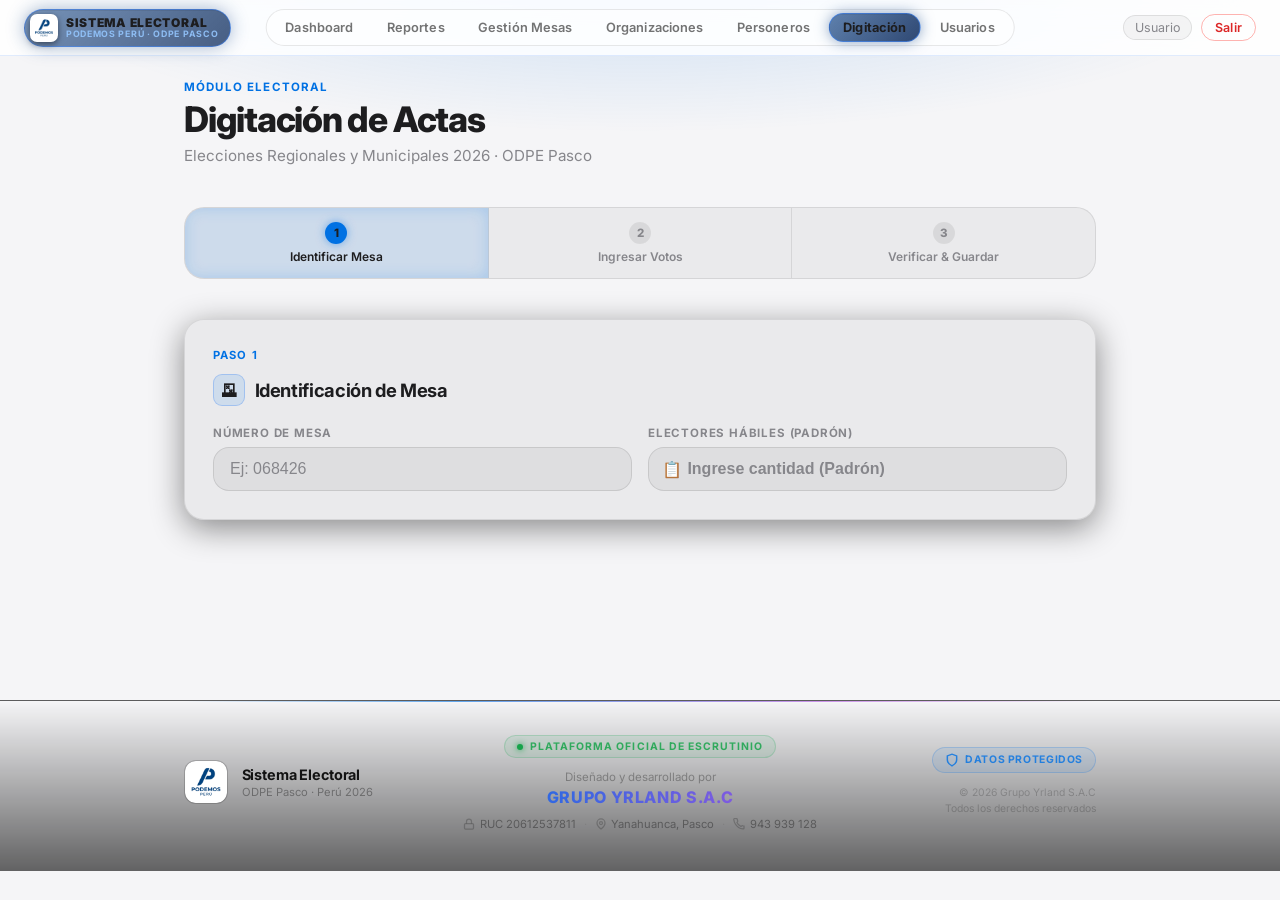
<file: index.html>
<!DOCTYPE html>
<html lang="es">
<head>
    <meta charset="UTF-8">
    <meta name="viewport" content="width=device-width, initial-scale=1.0">
    <meta http-equiv="Cache-Control" content="no-cache, no-store, must-revalidate">
    <meta http-equiv="Pragma" content="no-cache">
    <meta http-equiv="Expires" content="0">
    <title>Digitación de Actas | Sistema Electoral ODPE PASCO</title>
    <meta name="description" content="Digitación y cómputo de votos por organización política. Elecciones Regionales 2026 - ODPE Pasco.">
    <link rel="preconnect" href="https://fonts.googleapis.com">
    <link href="https://fonts.googleapis.com/css2?family=Inter:wght@300;400;500;600;700;800&display=swap" rel="stylesheet">
    <link rel="stylesheet" href="css/style.css?v=12">
    <style>
        /* ═══════════════════════════════════
           DESIGN TOKENS — Apple Dark
        ═══════════════════════════════════ */
        :root {
            --bg:           #000;
            --bg2:          #0a0a0a;
            --surface:      rgba(0, 0, 0, 0.045);
            --surface-h:    rgba(0, 0, 0, 0.075);
            --surface-a:    rgba(0, 0, 0, 0.10);
            --border:       rgba(0, 0, 0, 0.09);
            --border-h:     rgba(0, 0, 0, 0.16);
            --accent:       #0071e3;
            --accent-h:     #0077ed;
            --accent-glow:  rgba(0,113,227,0.3);
            --accent-light: rgba(0,113,227,0.12);
            --text: #1d1d1f;
            --text-2:       #86868b;
            --text-3: #86868b;
            --ok:           #16a34a;
            --ok-light:     rgba(22,163,74,0.12);
            --warn:         #d97706;
            --warn-light:   rgba(217,119,6,0.12);
            --err:          #dc2626;
            --err-light:    rgba(220,38,38,0.12);
            --r:            16px;
            --r-lg:         20px;
            --shadow:       0 8px 32px rgba(0,0,0,0.55);
            --t:            all 0.22s cubic-bezier(0.4,0,0.2,1);
        }
        *,*::before,*::after{margin:0;padding:0;box-sizing:border-box;}
        html{scroll-behavior:smooth;}
        body{
            font-family:'Inter',-apple-system,BlinkMacSystemFont,sans-serif;
            background:var(--bg); color:var(--text);
            min-height:100vh; overflow-x:hidden;
            -webkit-font-smoothing:antialiased;
        }
        body::before{
            content:''; position:fixed; top:0;left:0;right:0;height:500px;
            background:radial-gradient(ellipse 70% 45% at 50% -5%,rgba(0,113,227,0.16) 0%,transparent 70%);
            pointer-events:none;z-index:0;
        }

        /* ── MESA FIELD STATES ── */
        .field-input.mesa-ok{
            border-color:rgba(22,163,74,0.5) !important;
            background:rgba(22,163,74,0.06) !important;
            box-shadow:0 0 0 3px rgba(22,163,74,0.18) !important;
        }
        .field-input.mesa-err{
            border-color:rgba(220,38,38,0.55) !important;
            background:rgba(220,38,38,0.06) !important;
            box-shadow:0 0 0 3px rgba(220,38,38,0.18) !important;
        }
        .mesa-feedback{
            margin-top:0.55rem;
            font-size:0.8rem;font-weight:600;
            display:flex;align-items:center;gap:0.4rem;
            padding:0.55rem 0.85rem;border-radius:10px;
            display:none;
            animation:feedIn 0.3s cubic-bezier(0.34,1.4,0.64,1);
        }
        @keyframes feedIn{from{opacity:0;transform:translateY(-6px);}to{opacity:1;transform:translateY(0);}}
        .mesa-feedback.ok{
            display:flex;
            background:rgba(22,163,74,0.1);
            border:0.5px solid rgba(22,163,74,0.25);
            color:var(--ok);
        }
        .mesa-feedback.err{
            display:flex;
            background:rgba(220,38,38,0.1);
            border:0.5px solid rgba(220,38,38,0.25);
            color:var(--err);
        }
        .mesa-feedback.loading{
            display:flex;
            background:rgba(0, 0, 0, 0.04);
            border:0.5px solid var(--border);
            color:var(--text-2);
        }
        /* Navbar brand — Podemos Perú colors */
        .navbar-brand-wrap{
            display:flex;align-items:center;gap:0.5rem;
            background:linear-gradient(135deg,rgba(27,75,138,0.55),rgba(10,40,90,0.7));
            border:1px solid rgba(59,130,246,0.55);
            border-radius:22px;
            padding:0.25rem 0.75rem 0.25rem 0.3rem;
            box-shadow:0 0 18px rgba(27,75,138,0.4),inset 0 0.5px 0 rgba(0, 0, 0, 0.1);
            text-decoration:none;flex-shrink:0;
        }
        .navbar-brand-wrap:hover{
            border-color:rgba(59,130,246,0.85);
            box-shadow:0 0 28px rgba(27,75,138,0.65),inset 0 0.5px 0 rgba(0, 0, 0, 0.15);
        }
        .navbar-logo{
            width:28px;height:28px;border-radius:7px;
            object-fit:cover;flex-shrink:0;
            background:white;padding:1px;
            box-shadow:0 2px 6px rgba(0,0,0,0.5);
        }
        .navbar-brand-text{
            display:flex;flex-direction:column;line-height:1.15;
        }
        .navbar-brand-main{
            font-size:0.75rem;font-weight:900;letter-spacing:0.06em;
            text-transform:uppercase;
            color:#1d1d1f;
            text-shadow:0 0 10px rgba(96,165,250,0.7);
        }
        .navbar-brand-sub{
            font-size:0.55rem;font-weight:700;letter-spacing:0.08em;
            text-transform:uppercase;
            color:#93c5fd;
            opacity:0.9;
        }

        
        /* ── TABS ── */
        .tabs-container {
            display: flex;
            gap: 0.5rem;
            margin-bottom: 1.5rem;
            border-bottom: 1px solid var(--border);
            padding-bottom: 0.5rem;
            overflow-x: auto;
        }
        .tab-btn {
            background: var(--surface);
            border: 1px solid var(--border);
            color: var(--text-2);
            padding: 0.5rem 1rem;
            border-radius: 8px;
            font-size: 0.85rem;
            font-weight: 600;
            cursor: pointer;
            transition: var(--t);
            white-space: nowrap;
        }
        .tab-btn:hover {
            background: var(--surface-h);
            color: var(--text);
        }
        .tab-btn.active {
            background: var(--accent-light);
            border-color: rgba(0,113,227,0.4);
            color: var(--accent);
        }
        .tab-content {
            display: none;
            animation: feedIn 0.3s cubic-bezier(0.34,1.4,0.64,1);
        }
        .tab-content.active {
            display: block;
        }

        /* ── NAVBAR ── */
        .navbar{
            position:fixed;top:0;left:0;right:0;z-index:1000;
            display:flex;align-items:center;justify-content:space-between;
            padding:0 1.5rem;height:56px;
            background: rgba(255, 255, 255, 0.84);
            backdrop-filter:saturate(180%) blur(24px);
            -webkit-backdrop-filter:saturate(180%) blur(24px);
            border-bottom:1px solid rgba(59,130,246,0.15);
        }
        .navbar-brand{
            font-size:1rem;font-weight:800;letter-spacing:-0.02em;
            background:linear-gradient(135deg,#60a5fa,#a78bfa);
            -webkit-background-clip:text;-webkit-text-fill-color:transparent;background-clip:text;
            white-space:nowrap;
        }
        .navbar-links{
            display:flex;align-items:center;gap:0.3rem;
            position:absolute;left:50%;transform:translateX(-50%);
            background:rgba(0, 0, 0, 0.04);
            border:0.5px solid rgba(0, 0, 0, 0.09);
            border-radius:26px;
            padding:0.22rem 0.3rem;
        }
        .navbar-links a{
            color:rgba(0, 0, 0, 0.55);
            text-decoration:none;
            font-size:0.8rem;
            font-weight:600;
            letter-spacing:0.01em;
            padding:0.38rem 0.9rem;
            border-radius:20px;
            border:0.5px solid transparent;
            transition:var(--t);
            white-space:nowrap;
        }
        .navbar-links a:hover{
            color:#1d1d1f;
            background:rgba(59,130,246,0.12);
            border-color:rgba(59,130,246,0.35);
            box-shadow:0 0 10px rgba(59,130,246,0.2);
        }
        .navbar-links a.active{
            color:#1d1d1f;
            background:linear-gradient(135deg,rgba(27,75,138,0.65),rgba(10,40,90,0.8));
            border-color:rgba(59,130,246,0.6);
            box-shadow:0 0 14px rgba(27,75,138,0.5), inset 0 0.5px 0 rgba(0, 0, 0, 0.1);
            font-weight:700;
        }
        .navbar-user{display:flex;align-items:center;gap:0.75rem;}
        .nav-user-name{
            font-size:0.8rem;color:var(--text-2);
            background:rgba(0, 0, 0, 0.04);
            border:0.5px solid rgba(0, 0, 0, 0.09);
            padding:0.3rem 0.75rem;border-radius:20px;
        }
        .btn-logout{
            background:transparent;border:0.5px solid rgba(220,38,38,0.4);
            color:var(--err);padding:0.35rem 0.85rem;border-radius:20px;
            font-size:0.8rem;font-weight:600;cursor:pointer;transition:var(--t);
            letter-spacing:0.02em;
        }
        .btn-logout:hover{background:var(--err);color:#1d1d1f;border-color:var(--err);box-shadow:0 0 12px rgba(220,38,38,0.4);}

        /* ── PAGE WRAPPER ── */
        .page{
            position:relative;z-index:1;
            max-width:960px;margin:0 auto;
            padding:80px 1.5rem 5rem;
        }

        /* ── PAGE HEADER ── */
        .page-eyebrow{
            font-size:0.72rem;font-weight:700;letter-spacing:0.1em;
            text-transform:uppercase;color:var(--accent);margin-bottom:0.4rem;
        }
        .page-title{
            font-size:2.2rem;font-weight:800;letter-spacing:-0.035em;
            line-height:1.1;margin-bottom:0.35rem;
        }
        .page-sub{font-size:0.95rem;color:var(--text-2);margin-bottom:2.5rem;}

        /* ── STEP INDICATOR ── */
        .steps{
            display:flex;gap:0;margin-bottom:2.5rem;
            background:var(--surface);border:0.5px solid var(--border);
            border-radius:var(--r-lg);overflow:hidden;
        }
        .step{
            flex:1;padding:0.9rem 0.5rem;text-align:center;
            font-size:0.75rem;font-weight:600;color:var(--text-3);
            border-right:0.5px solid var(--border);transition:var(--t);
            position:relative;
        }
        .step:last-child{border-right:none;}
        .step.active{background:var(--accent-light);color:var(--accent);}
        .step.done{color:var(--ok);}
        .step-num{
            display:block;width:22px;height:22px;border-radius:50%;
            margin:0 auto 0.3rem;font-size:0.72rem;font-weight:800;
            background:rgba(0, 0, 0, 0.08);line-height:22px;
        }
        .step.active .step-num{background:var(--accent);color:#1d1d1f;}
        .step.done .step-num{background:var(--ok);color:#1d1d1f;}

        /* ── SECTION CARD ── */
        .section-card{
            background:var(--surface);border:0.5px solid var(--border);
            border-radius:var(--r-lg);padding:1.75rem;margin-bottom:1.25rem;
            transition:var(--t);
        }
        .section-card:hover{border-color:var(--border-h);}
        .section-label{
            font-size:0.7rem;font-weight:700;letter-spacing:0.1em;
            text-transform:uppercase;color:var(--accent);margin-bottom:0.75rem;
        }
        .section-title{
            font-size:1.15rem;font-weight:700;letter-spacing:-0.02em;
            margin-bottom:1.25rem;display:flex;align-items:center;gap:0.6rem;
        }
        .section-title-icon{
            width:32px;height:32px;border-radius:9px;
            background:var(--accent-light);display:flex;align-items:center;justify-content:center;
            font-size:1rem;flex-shrink:0;
        }

        /* ── FORM FIELDS ── */
        .fields-grid{
            display:grid;grid-template-columns:1fr 1fr;gap:1rem;
        }
        @media(max-width:600px){.fields-grid{grid-template-columns:1fr;}}
        .field-group{display:flex;flex-direction:column;gap:0.4rem;}
        .field-group.full{grid-column:1/-1;}
        .field-label{
            font-size:0.72rem;font-weight:700;letter-spacing:0.07em;
            text-transform:uppercase;color:var(--text-2);
        }
        .field-input {
            background:rgba(0, 0, 0, 0.05);border:0.5px solid rgba(0, 0, 0, 0.1);
            border-radius:var(--r);padding:0.75rem 1rem;
            color:var(--text);font-size:1rem;font-weight:500;
            outline:none;transition:var(--t);width:100%;
        }
        .field-input::placeholder{color:var(--text-3);}
        .field-input:focus{
            border-color:var(--accent);background:rgba(0,113,227,0.07);
            box-shadow:0 0 0 3px var(--accent-glow);
         color: #1d1d1f;}
        select.field-input {cursor:pointer;}
        select.field-input option{background:#ffffff;color:var(--text);}

        /* ── MESA INFO CHIP (carga desde API) ── */
        .mesa-chip{
            margin-top:0.75rem;padding:0.6rem 1rem;
            background:var(--ok-light);border:0.5px solid rgba(22,163,74,0.22);
            border-radius:var(--r);font-size:0.82rem;color:var(--ok);
            display:none;align-items:center;gap:0.5rem;
        }
        .mesa-chip.visible{display:flex;}

        /* ══════════════════════════════════════
           PARTY CARDS — diseño con logo
        ══════════════════════════════════════ */
        .parties-grid{
            display:grid;
            grid-template-columns:repeat(auto-fill,minmax(270px,1fr));
            gap:0.9rem;
        }

        .party-card{
            background:rgba(0, 0, 0, 0.03);
            border:0.5px solid var(--border);
            border-radius:var(--r-lg);
            padding:1rem 1rem 1rem 1rem;
            display:flex;flex-direction:column;gap:0.85rem;
            transition:var(--t);
            position:relative;overflow:hidden;
            animation:cardIn 0.35s cubic-bezier(0.34,1.4,0.64,1) both;
        }
        @keyframes cardIn{
            from{opacity:0;transform:translateY(14px) scale(0.97);}
            to{opacity:1;transform:translateY(0) scale(1);}
        }
        .party-card::before{
            content:'';position:absolute;inset:0;
            background:linear-gradient(135deg,rgba(0, 0, 0, 0.025) 0%,transparent 55%);
            pointer-events:none;
        }
        .party-card:hover{
            border-color:rgba(0, 0, 0, 0.15);
            background:rgba(0, 0, 0, 0.055);
            transform:translateY(-2px);box-shadow:var(--shadow);
        }
        .party-card:focus-within{
            border-color:rgba(0,113,227,0.45);
            box-shadow:0 0 0 3px rgba(0,113,227,0.18);
        }

        /* Card header: logo + nombre */
        .party-head{display:flex;align-items:center;gap:0.75rem;}
        .party-logo{
            flex-shrink:0;
            width:52px;height:52px;border-radius:12px;
            background:rgba(0, 0, 0, 0.06);
            border:0.5px solid var(--border);
            display:flex;align-items:center;justify-content:center;
            overflow:hidden;
        }
        .party-logo img{
            width:100%;height:100%;object-fit:contain;border-radius:10px;
        }
        .party-logo-placeholder{font-size:1.5rem;opacity:0.35;}
        .party-meta{flex:1;min-width:0;}
        .party-order{
            font-size:0.65rem;font-weight:700;letter-spacing:0.08em;
            text-transform:uppercase;color:var(--accent);margin-bottom:0.1rem;
        }
        .party-name{
            font-size:0.88rem;font-weight:700;line-height:1.3;
            color:var(--text);
        }
        .party-siglas{font-size:0.75rem;color:var(--text-2);margin-top:0.1rem;}

        /* Vote counter */
        .vote-counter{
            display:flex;align-items:center;justify-content:space-between;
            gap:0.5rem;
            background:rgba(0,0,0,0.3);
            border:0.5px solid rgba(0, 0, 0, 0.08);
            border-radius:var(--r);padding:0.3rem 0.4rem 0.3rem 0.75rem;
        }
        .vote-value{
            flex:1;text-align:center;
            font-size:1.75rem;font-weight:800;letter-spacing:-0.04em;
            color:var(--text);background:transparent;border:none;
            outline:none;width:100%;min-width:0;
            -moz-appearance:textfield;
        }
        .vote-value::-webkit-outer-spin-button,
        .vote-value::-webkit-inner-spin-button{-webkit-appearance:none;margin:0;}
        .vote-value:focus{color:#1d4ed8;}
        .btn-step{
            flex-shrink:0;width:36px;height:36px;border-radius:10px;
            background:rgba(0, 0, 0, 0.08);border:0.5px solid rgba(0, 0, 0, 0.1);
            color:var(--text-2);font-size:1.2rem;font-weight:700;
            cursor:pointer;transition:var(--t);
            display:flex;align-items:center;justify-content:center;
            line-height:1;user-select:none;
        }
        .btn-step:hover{background:var(--accent-light);color:var(--accent);border-color:rgba(0,113,227,0.3);}
        .btn-step:active{transform:scale(0.9);}
        .btn-step.minus:hover{background:var(--err-light);color:var(--err);border-color:rgba(220,38,38,0.3);}

        /* Cuando el input tiene valor > 0 */
        .party-card.has-votes{border-color:rgba(0,113,227,0.3);}
        .party-card.has-votes .vote-value{color:#1d4ed8;}

        /* ── OTROS VOTOS (blancos, nulos, impugnados) ── */
        .other-votes-grid{
            display:grid;grid-template-columns:repeat(auto-fill,minmax(200px,1fr));gap:0.9rem;
        }
        .other-card{
            border:0.5px solid var(--border);border-radius:var(--r);
            padding:1rem;display:flex;flex-direction:column;gap:0.75rem;
            background:rgba(0, 0, 0, 0.03);transition:var(--t);
        }
        .other-card:focus-within{box-shadow:0 0 0 3px rgba(0,113,227,0.18);}
        .other-label{
            font-size:0.75rem;font-weight:700;letter-spacing:0.06em;
            text-transform:uppercase;display:flex;align-items:center;gap:0.4rem;
        }
        .other-label.blanco{color:#94a3b8;}
        .other-label.nulo{color:var(--err);}
        .other-label.impugnado{color:var(--warn);}
        .other-dot{width:8px;height:8px;border-radius:50%;flex-shrink:0;}
        .other-dot.blanco{background:#94a3b8;}
        .other-dot.nulo{background:var(--err);}
        .other-dot.impugnado{background:var(--warn);}

        /* ── VALIDATION BANNER ── */
        .validation-box{
            border-radius:var(--r);padding:1rem 1.25rem;
            display:flex;justify-content:space-between;align-items:center;
            flex-wrap:wrap;gap:0.75rem;margin-top:1.5rem;
            transition:var(--t);
            border:0.5px solid rgba(0, 0, 0, 0.08);
            background:rgba(0, 0, 0, 0.03);
        }
        .validation-box.ok{background:var(--ok-light);border-color:rgba(22,163,74,0.3);}
        .validation-box.err{background:var(--err-light);border-color:rgba(220,38,38,0.3);}
        .validation-box.warn{background:var(--warn-light);border-color:rgba(217,119,6,0.3);}
        .validation-box.info{background:rgba(0,113,227,0.12);border-color:rgba(59,130,246,0.35);}
        .val-left{display:flex;align-items:center;gap:0.6rem;flex-wrap:wrap;}
        .val-icon{font-size:1.2rem;}
        .val-text{font-size:0.9rem;font-weight:600;}
        .validation-box.ok   .val-text{color:var(--ok);}
        .validation-box.err  .val-text{color:var(--err);}
        .validation-box.warn .val-text{color:var(--warn);}
        .validation-box.info .val-text{color:#93c5fd;}
        .val-right{font-size:0.82rem;color:var(--text-2);font-weight:500;}
        .val-right strong{color:var(--text);font-weight:700;}
        .btn-val-sync{
            background:linear-gradient(135deg,#0071e3,#005bb5);
            border:none;color:#1d1d1f;
            padding:0.25rem 0.65rem;border-radius:8px;
            font-size:0.75rem;font-weight:700;cursor:pointer;
            display:inline-flex;align-items:center;gap:0.3rem;
            box-shadow:0 2px 8px rgba(0,113,227,0.35);
            transition:all 0.15s ease;
            vertical-align:middle;
        }
        .btn-val-sync:hover{
            background:#0077ed;transform:translateY(-1px);box-shadow:0 4px 12px rgba(0,113,227,0.5);
        }

        /* Progress bar */
        .vote-progress{
            width:100%;height:4px;border-radius:2px;
            background:rgba(0, 0, 0, 0.07);
            margin-top:0.75rem;overflow:hidden;
        }
        .vote-progress-fill{
            height:100%;border-radius:2px;width:0%;
            background:linear-gradient(90deg,var(--accent),#a78bfa);
            transition:width 0.4s cubic-bezier(0.4,0,0.2,1);
        }

        /* ── SUBMIT BUTTON ── */
        .btn-submit{
            width:100%;margin-top:1.5rem;padding:1rem;
            background:var(--accent);border:none;border-radius:14px;
            color:#1d1d1f;font-size:1rem;font-weight:700;letter-spacing:0.01em;
            cursor:pointer;transition:var(--t);
            display:flex;align-items:center;justify-content:center;gap:0.5rem;
        }
        .btn-submit:hover:not(:disabled){
            background:var(--accent-h);transform:translateY(-1px);
            box-shadow:0 6px 24px var(--accent-glow);
        }
        .btn-submit:disabled{
            background:rgba(0, 0, 0, 0.08);color:var(--text-3);
            cursor:not-allowed;transform:none;box-shadow:none;
        }

        /* ── LOADING SKELETON ── */
        .skeleton{
            background:rgba(0, 0, 0, 0.06);border-radius:var(--r-lg);
            animation:shimmer 1.4s ease infinite;
            height:120px;
        }
        @keyframes shimmer{
            0%,100%{opacity:0.6;} 50%{opacity:1;}
        }

        /* ── TOAST ── */
        .toast{
            position:fixed;bottom:2rem;left:50%;
            transform:translateX(-50%) translateY(120px);
            background:rgba(28,28,30,0.96);backdrop-filter:blur(20px);
            border:0.5px solid var(--border);border-radius:22px;
            padding:0.75rem 1.25rem;
            font-size:0.875rem;font-weight:500;color:var(--text);
            z-index:9999;display:flex;align-items:center;gap:0.5rem;
            transition:transform 0.4s cubic-bezier(0.34,1.56,0.64,1);
            white-space:nowrap;box-shadow:var(--shadow);
        }
        .toast.show{transform:translateX(-50%) translateY(0);}
        .toast.success{border-color:rgba(22,163,74,0.3);}
        .toast.error{border-color:rgba(220,38,38,0.3);}

        /* Spinner */
        .spinner{
            display:inline-block;width:16px;height:16px;
            border:2px solid rgba(0, 0, 0, 0.15);border-top-color:#1d1d1f;
            border-radius:50%;animation:spin 0.7s linear infinite;
        }
        @keyframes spin{to{transform:rotate(360deg);}}

        @media(max-width:768px){
            .navbar-links{display:none;}
            .page-title{font-size:1.7rem;}
            .steps{display:none;}
            .parties-grid{grid-template-columns:1fr 1fr;}
        }
        @media(max-width:480px){
            .parties-grid{grid-template-columns:1fr;}
        }
    </style>
</head>
<body>

<!-- ── NAVBAR ── -->
<nav class="navbar">
    <a href="dashboard.html" class="navbar-brand-wrap">
        <img src="img/podemos_peru_logo.jpg" alt="Podemos Perú" class="navbar-logo">
        <div class="navbar-brand-text">
            <span class="navbar-brand-main">Sistema Electoral</span>
            <span class="navbar-brand-sub">Podemos Perú &middot; ODPE Pasco</span>
        </div>
    </a>
    <div class="navbar-links">
        <a href="dashboard.html">Dashboard</a>
        <a href="reportes.html">Reportes</a>
        <a href="mesas.html">Gestión Mesas</a>
        <a href="organizaciones.html">Organizaciones</a>
        <a href="personeros.html">Personeros</a>
        <a href="index.html" class="active">Digitación</a>
        <a href="usuarios.html">Usuarios</a>
    </div>
    <div class="navbar-user">
        <span class="nav-user-name" id="navUsername">Usuario</span>
        <button class="btn-logout" id="btnLogout">Salir</button>
    </div>
</nav>

<div class="page">

    <!-- Header -->
    <p class="page-eyebrow">Módulo Electoral</p>
    <h1 class="page-title">Digitación de Actas</h1>
    <p class="page-sub">Elecciones Regionales y Municipales 2026 · ODPE Pasco</p>

    <!-- Steps -->
    <div class="steps">
        <div class="step active" id="step1">
            <span class="step-num">1</span>Identificar Mesa
        </div>
        <div class="step" id="step2">
            <span class="step-num">2</span>Ingresar Votos
        </div>
        <div class="step" id="step3">
            <span class="step-num">3</span>Verificar &amp; Guardar
        </div>
    </div>

    <form id="actaForm" novalidate>

        <!-- ══ PASO 1: IDENTIFICACIÓN ══ -->
        <div class="section-card">
            <p class="section-label">Paso 1</p>
            <h2 class="section-title">
                <span class="section-title-icon">🗳</span>
                Identificación de Mesa
            </h2>
            <div class="fields-grid">
                <div class="field-group">
                    <label class="field-label" for="id_mesa">Número de Mesa</label>
                    <div style="position:relative;">
                        <input type="text" class="field-input" id="id_mesa" name="id_mesa"
                               placeholder="Ej: 068426" required maxlength="10"
                               autocomplete="off" inputmode="numeric"
                               style="padding-right:2.5rem;">
                        <span id="mesaSpinner" style="position:absolute;right:0.9rem;top:50%;transform:translateY(-50%);display:none;">
                            <span class="spinner" style="width:14px;height:14px;border-width:1.5px;"></span>
                        </span>
                    </div>
                    <div class="mesa-feedback" id="mesaFeedback"></div>
                </div>

                <div class="field-group">
                    <label class="field-label" for="electores_habiles">
                        Electores Hábiles (Padrón)
                    </label>
                    <div style="position:relative;">
                        <input type="number" class="field-input" id="electores_habiles"
                               placeholder="Ingrese cantidad (Padrón)"
                               required min="1" inputmode="numeric"
                               style="padding-left:2.4rem;color:var(--ok);font-weight:700;">
                        <span style="position:absolute;left:0.85rem;top:50%;transform:translateY(-50%);font-size:1rem;pointer-events:none;">&#x1F4CB;</span>
                    </div>
                </div>

                <!-- Info del Personero (Se muestra dinámicamente) -->
                <div class="field-group" id="personeroBox" style="display: none; grid-column: 1 / -1; background: rgba(22,163,74,0.08); border: 1px solid rgba(22,163,74,0.2); border-radius: var(--radius-md); padding: 1rem; margin-top: 0.5rem;">
                    <div style="display: flex; align-items: center; gap: 0.75rem;">
                        <div style="font-size: 2rem;">👤</div>
                        <div>
                            <div style="font-size: 0.75rem; color: var(--success); font-weight: 700; text-transform: uppercase; letter-spacing: 0.05em; margin-bottom: 0.2rem;">
                                Personero <span id="personeroTipoLabel">Titular</span> Asignado
                            </div>
                            <div id="personeroNombreLabel" style="font-size: 1.1rem; font-weight: 800; color: var(--text-primary); line-height: 1.2;"></div>
                            <div style="font-size: 0.85rem; color: var(--text-secondary); margin-top: 0.2rem;">
                                DNI: <span id="personeroDniLabel" style="color: var(--text-primary); font-weight: 600;"></span> &nbsp;&middot;&nbsp; 
                                Cel: <span id="personeroCelLabel" style="color: var(--text-primary); font-weight: 600;"></span>
                            </div>
                        </div>
                    </div>
                </div>

            </div>
            <!-- Chip de mesa encontrada -->
            <div class="mesa-chip" id="mesaChip">
                <span>✓</span>
                <span id="mesaChipText">Mesa verificada</span>
            </div>
        </div>

        
        <!-- ══ PASO 2: ESCRUTINIO ══ -->
        <div class="section-card" id="escrutinioSection" style="display:none;">
            <p class="section-label">Paso 2</p>
            <h2 class="section-title">
                <span class="section-title-icon">📝</span>
                Ingreso de Escrutinio por Elección
            </h2>
            
            <div class="tabs-container" id="tabsContainer">
                <button type="button" class="tab-btn active" data-tab="1">1. Acta Regional</button>
                <button type="button" class="tab-btn" data-tab="2">2. Acta Municipal</button>
            </div>

            <!-- Banner llamativo de bloqueo -->
            <div id="alertLockContainer" style="display:none; background:linear-gradient(135deg, rgba(255,159,10,0.2), rgba(220,38,38,0.1)); border:1px solid rgba(255,159,10,0.5); padding:1.25rem; border-radius:12px; margin-bottom:1.5rem; align-items:flex-start; gap:1rem; box-shadow: 0 4px 16px rgba(255,159,10,0.15);">
                <div style="font-size:2rem; line-height:1;">⚠️</div>
                <div>
                    <h4 style="color:#ff9f0a; font-size:1rem; margin-bottom:0.3rem; font-weight:800; text-transform:uppercase; letter-spacing:0.05em;">Atención: Datos ya registrados</h4>
                    <p id="alertLockText" style="color:#e5e5ea; font-size:0.9rem; line-height:1.5;">Ya existen datos registrados.</p>
                </div>
            </div>

            <div class="tab-content active" id="tab-content-1">
                <h3 class="section-title" style="font-size: 0.95rem; margin-bottom: 1rem; text-align: center; color: var(--accent);">
                    ELECCIONES REGIONALES
                </h3>
                
                <div class="table-responsive" style="overflow-x: auto; margin-bottom: 1rem;">
                    <table class="acta-table" style="width: 100%; border-collapse: collapse; background: rgba(0, 0, 0, 0.03); border: 1px solid var(--border); border-radius: var(--r-lg);">
                        <thead>
                            <tr>
                                <th style="padding: 1rem; border-bottom: 1px solid var(--border); text-align: left; width: 40%;">ORGANIZACIONES POLÍTICAS</th>
                                <th style="padding: 1rem; border-bottom: 1px solid var(--border); text-align: center; border-left: 1px solid var(--border);">GOB. Y VICEGOB.</th>
                                <th style="padding: 1rem; border-bottom: 1px solid var(--border); text-align: center; border-left: 1px solid var(--border);">CONSEJERO REGIONAL</th>
                            </tr>
                        </thead>
                        <tbody id="partidosContainer_1">
                            <!-- Filas generadas por JS -->
                        </tbody>
                        <tbody>
                            <!-- Otros votos -->
                            <tr style="background: rgba(0, 0, 0, 0.01);">
                                <td style="padding: 1rem; border-bottom: 1px solid var(--border); font-weight: bold;">VOTOS EN BLANCO</td>
                                <td style="padding: 0.5rem; border-bottom: 1px solid var(--border); border-left: 1px solid var(--border); text-align: center;">
                                    <input type="number" class="vote-value other-input" id="votos_blancos_1" data-tab="1" value="0" min="0" inputmode="numeric" style="width: 100%; text-align: center; background: transparent; border: 1px solid rgba(0, 0, 0, 0.2); border-radius: 8px; color: var(--text); font-size: 1.5rem; font-weight: 800; outline: none; padding: 0.5rem;">
                                </td>
                                <td style="padding: 0.5rem; border-bottom: 1px solid var(--border); border-left: 1px solid var(--border); text-align: center;">
                                    <input type="number" class="vote-value other-input" id="votos_blancos_2" data-tab="2" value="0" min="0" inputmode="numeric" style="width: 100%; text-align: center; background: transparent; border: 1px solid rgba(0, 0, 0, 0.2); border-radius: 8px; color: var(--text); font-size: 1.5rem; font-weight: 800; outline: none; padding: 0.5rem;">
                                </td>
                            </tr>
                            <tr style="background: rgba(0, 0, 0, 0.01);">
                                <td style="padding: 1rem; border-bottom: 1px solid var(--border); font-weight: bold;">VOTOS NULOS</td>
                                <td style="padding: 0.5rem; border-bottom: 1px solid var(--border); border-left: 1px solid var(--border); text-align: center;">
                                    <input type="number" class="vote-value other-input" id="votos_nulos_1" data-tab="1" value="0" min="0" inputmode="numeric" style="width: 100%; text-align: center; background: transparent; border: 1px solid rgba(0, 0, 0, 0.2); border-radius: 8px; color: var(--text); font-size: 1.5rem; font-weight: 800; outline: none; padding: 0.5rem;">
                                </td>
                                <td style="padding: 0.5rem; border-bottom: 1px solid var(--border); border-left: 1px solid var(--border); text-align: center;">
                                    <input type="number" class="vote-value other-input" id="votos_nulos_2" data-tab="2" value="0" min="0" inputmode="numeric" style="width: 100%; text-align: center; background: transparent; border: 1px solid rgba(0, 0, 0, 0.2); border-radius: 8px; color: var(--text); font-size: 1.5rem; font-weight: 800; outline: none; padding: 0.5rem;">
                                </td>
                            </tr>
                            <tr style="background: rgba(0, 0, 0, 0.01);">
                                <td style="padding: 1rem; border-bottom: 1px solid var(--border); font-weight: bold;">VOTOS IMPUGNADOS</td>
                                <td style="padding: 0.5rem; border-bottom: 1px solid var(--border); border-left: 1px solid var(--border); text-align: center;">
                                    <input type="number" class="vote-value other-input" id="votos_impugnados_1" data-tab="1" value="0" min="0" inputmode="numeric" style="width: 100%; text-align: center; background: transparent; border: 1px solid rgba(0, 0, 0, 0.2); border-radius: 8px; color: var(--text); font-size: 1.5rem; font-weight: 800; outline: none; padding: 0.5rem;">
                                </td>
                                <td style="padding: 0.5rem; border-bottom: 1px solid var(--border); border-left: 1px solid var(--border); text-align: center;">
                                    <input type="number" class="vote-value other-input" id="votos_impugnados_2" data-tab="2" value="0" min="0" inputmode="numeric" style="width: 100%; text-align: center; background: transparent; border: 1px solid rgba(0, 0, 0, 0.2); border-radius: 8px; color: var(--text); font-size: 1.5rem; font-weight: 800; outline: none; padding: 0.5rem;">
                                </td>
                            </tr>
                            <tr style="background: rgba(0, 0, 0, 0.05); font-weight: 800;">
                                <td style="padding: 1rem; border-bottom: 1px solid var(--border);">TOTAL DE VOTOS EMITIDOS</td>
                                <td style="padding: 1rem; border-bottom: 1px solid var(--border); border-left: 1px solid var(--border); text-align: center; color: var(--accent); font-size: 1.5rem;" id="sumVotos_1">0</td>
                                <td style="padding: 1rem; border-bottom: 1px solid var(--border); border-left: 1px solid var(--border); text-align: center; color: var(--accent); font-size: 1.5rem;" id="sumVotos_2">0</td>
                            </tr>
                            <tr>
                                <td style="padding: 1rem; border-bottom: 1px solid var(--border); font-weight: bold;">TOTAL DE CIUDADANOS QUE VOTARON</td>
                                <td colspan="2" style="padding: 1rem; border-bottom: 1px solid var(--border); border-left: 1px solid var(--border); text-align: center;">
                                    <input type="number" class="field-input total-votaron-input" id="total_votaron_1" data-tab="1" placeholder="0" required min="0" inputmode="numeric" style="width: 200px; text-align: center; margin: 0 auto; display: block; border-color: rgba(59,130,246,0.5); font-size: 1.5rem; padding: 0.5rem;">
                                    <input type="hidden" class="total-votaron-input" id="total_votaron_2" data-tab="2" value="0">
                                    <button type="button" class="btnAutoVotaron" data-target="1" style="display:inline-block;background:rgba(0,113,227,0.18);border:0.5px solid rgba(59,130,246,0.45);color:#1d4ed8;padding:0.25rem 0.75rem;border-radius:10px;font-size:0.8rem;font-weight:700;cursor:pointer;margin-top:0.75rem;transition:all 0.2s ease;">⚡ Usar suma (<span class="btnAutoVotaronNum">0</span>)</button>
                                </td>
                            </tr>
                        </tbody>
                    </table>
                </div>
            </div>

            <div class="tab-content" id="tab-content-2">
                <h3 class="section-title" style="font-size: 0.95rem; margin-bottom: 1rem; text-align: center; color: #a78bfa;">
                    ELECCIONES MUNICIPALES
                </h3>
                
                <div class="table-responsive" style="overflow-x: auto; margin-bottom: 1rem;">
                    <table class="acta-table" style="width: 100%; border-collapse: collapse; background: rgba(0, 0, 0, 0.03); border: 1px solid var(--border); border-radius: var(--r-lg);">
                        <thead>
                            <tr>
                                <th style="padding: 1rem; border-bottom: 1px solid var(--border); text-align: left; width: 40%;">ORGANIZACIONES POLÍTICAS</th>
                                <th style="padding: 1rem; border-bottom: 1px solid var(--border); text-align: center; border-left: 1px solid var(--border);">PROVINCIAL</th>
                                <th style="padding: 1rem; border-bottom: 1px solid var(--border); text-align: center; border-left: 1px solid var(--border);">DISTRITAL</th>
                            </tr>
                        </thead>
                        <tbody id="partidosContainer_2">
                            <!-- Filas generadas por JS -->
                        </tbody>
                        <tbody>
                            <!-- Otros votos -->
                            <tr style="background: rgba(0, 0, 0, 0.01);">
                                <td style="padding: 1rem; border-bottom: 1px solid var(--border); font-weight: bold;">VOTOS EN BLANCO</td>
                                <td style="padding: 0.5rem; border-bottom: 1px solid var(--border); border-left: 1px solid var(--border); text-align: center;">
                                    <input type="number" class="vote-value other-input" id="votos_blancos_3" data-tab="3" value="0" min="0" inputmode="numeric" style="width: 100%; text-align: center; background: transparent; border: 1px solid rgba(0, 0, 0, 0.2); border-radius: 8px; color: var(--text); font-size: 1.5rem; font-weight: 800; outline: none; padding: 0.5rem;">
                                </td>
                                <td style="padding: 0.5rem; border-bottom: 1px solid var(--border); border-left: 1px solid var(--border); text-align: center;">
                                    <input type="number" class="vote-value other-input" id="votos_blancos_4" data-tab="4" value="0" min="0" inputmode="numeric" style="width: 100%; text-align: center; background: transparent; border: 1px solid rgba(0, 0, 0, 0.2); border-radius: 8px; color: var(--text); font-size: 1.5rem; font-weight: 800; outline: none; padding: 0.5rem;">
                                </td>
                            </tr>
                            <tr style="background: rgba(0, 0, 0, 0.01);">
                                <td style="padding: 1rem; border-bottom: 1px solid var(--border); font-weight: bold;">VOTOS NULOS</td>
                                <td style="padding: 0.5rem; border-bottom: 1px solid var(--border); border-left: 1px solid var(--border); text-align: center;">
                                    <input type="number" class="vote-value other-input" id="votos_nulos_3" data-tab="3" value="0" min="0" inputmode="numeric" style="width: 100%; text-align: center; background: transparent; border: 1px solid rgba(0, 0, 0, 0.2); border-radius: 8px; color: var(--text); font-size: 1.5rem; font-weight: 800; outline: none; padding: 0.5rem;">
                                </td>
                                <td style="padding: 0.5rem; border-bottom: 1px solid var(--border); border-left: 1px solid var(--border); text-align: center;">
                                    <input type="number" class="vote-value other-input" id="votos_nulos_4" data-tab="4" value="0" min="0" inputmode="numeric" style="width: 100%; text-align: center; background: transparent; border: 1px solid rgba(0, 0, 0, 0.2); border-radius: 8px; color: var(--text); font-size: 1.5rem; font-weight: 800; outline: none; padding: 0.5rem;">
                                </td>
                            </tr>
                            <tr style="background: rgba(0, 0, 0, 0.01);">
                                <td style="padding: 1rem; border-bottom: 1px solid var(--border); font-weight: bold;">VOTOS IMPUGNADOS</td>
                                <td style="padding: 0.5rem; border-bottom: 1px solid var(--border); border-left: 1px solid var(--border); text-align: center;">
                                    <input type="number" class="vote-value other-input" id="votos_impugnados_3" data-tab="3" value="0" min="0" inputmode="numeric" style="width: 100%; text-align: center; background: transparent; border: 1px solid rgba(0, 0, 0, 0.2); border-radius: 8px; color: var(--text); font-size: 1.5rem; font-weight: 800; outline: none; padding: 0.5rem;">
                                </td>
                                <td style="padding: 0.5rem; border-bottom: 1px solid var(--border); border-left: 1px solid var(--border); text-align: center;">
                                    <input type="number" class="vote-value other-input" id="votos_impugnados_4" data-tab="4" value="0" min="0" inputmode="numeric" style="width: 100%; text-align: center; background: transparent; border: 1px solid rgba(0, 0, 0, 0.2); border-radius: 8px; color: var(--text); font-size: 1.5rem; font-weight: 800; outline: none; padding: 0.5rem;">
                                </td>
                            </tr>
                            <tr style="background: rgba(0, 0, 0, 0.05); font-weight: 800;">
                                <td style="padding: 1rem; border-bottom: 1px solid var(--border);">TOTAL DE VOTOS EMITIDOS</td>
                                <td style="padding: 1rem; border-bottom: 1px solid var(--border); border-left: 1px solid var(--border); text-align: center; color: var(--accent); font-size: 1.5rem;" id="sumVotos_3">0</td>
                                <td style="padding: 1rem; border-bottom: 1px solid var(--border); border-left: 1px solid var(--border); text-align: center; color: var(--accent); font-size: 1.5rem;" id="sumVotos_4">0</td>
                            </tr>
                            <tr>
                                <td style="padding: 1rem; border-bottom: 1px solid var(--border); font-weight: bold;">TOTAL DE CIUDADANOS QUE VOTARON</td>
                                <td colspan="2" style="padding: 1rem; border-bottom: 1px solid var(--border); border-left: 1px solid var(--border); text-align: center;">
                                    <input type="number" class="field-input total-votaron-input" id="total_votaron_3" data-tab="3" placeholder="0" required min="0" inputmode="numeric" style="width: 200px; text-align: center; margin: 0 auto; display: block; border-color: rgba(59,130,246,0.5); font-size: 1.5rem; padding: 0.5rem;">
                                    <input type="hidden" class="total-votaron-input" id="total_votaron_4" data-tab="4" value="0">
                                    <button type="button" class="btnAutoVotaron" data-target="3" style="display:inline-block;background:rgba(0,113,227,0.18);border:0.5px solid rgba(59,130,246,0.45);color:#1d4ed8;padding:0.25rem 0.75rem;border-radius:10px;font-size:0.8rem;font-weight:700;cursor:pointer;margin-top:0.75rem;transition:all 0.2s ease;">⚡ Usar suma (<span class="btnAutoVotaronNum">0</span>)</button>
                                </td>
                            </tr>
                        </tbody>
                    </table>
                </div>
            </div>

        </div>

        <!-- ══ PASO 3: VALIDACIÓN ══ -->
        <div class="section-card" id="validacionSection" style="display:none;">
            <p class="section-label">Paso 3</p>
            <h2 class="section-title">
                <span class="section-title-icon">✓</span>
                Verificación Consolidada
            </h2>

            <div id="validationsContainer">
                <!-- Generado por JS: 4 cajas de validación -->
            </div>

            <button type="submit" class="btn-submit" id="btnSubmit" disabled>
                <svg width="16" height="16" viewBox="0 0 24 24" fill="none" stroke="currentColor" stroke-width="2.5">
                    <path d="M19 21H5a2 2 0 0 1-2-2V5a2 2 0 0 1 2-2h11l5 5v11a2 2 0 0 1-2 2z"/>
                    <polyline points="17,21 17,13 7,13 7,21"/>
                    <polyline points="7,3 7,8 15,8"/>
                </svg>
                Guardar Actas (4)
            </button>
        </div>

    </form>

    <!-- PANEL DE ADMINISTRACIÓN (SOLO ADMIN) -->
    <div id="adminPanel" style="display: none; margin-top: 2rem; background: rgba(255,59,48,0.05); border: 1px solid rgba(255,59,48,0.2); border-radius: 20px; padding: 1.5rem; backdrop-filter: blur(16px);">
        <div style="display: flex; align-items: center; justify-content: space-between; flex-wrap: wrap; gap: 1rem;">
            <div>
                <h3 style="font-size: 1.1rem; font-weight: 800; color: #dc2626; display: flex; align-items: center; gap: 0.5rem; margin-bottom: 0.2rem;">
                    <span>⚠️</span> Zona de Peligro: Reiniciar Proceso Electoral
                </h3>
                <p style="font-size: 0.85rem; color: #86868b;">Esta acción eliminará todas las actas digitadas y vaciará los votos. Se usa para iniciar un nuevo escrutinio desde cero.</p>
            </div>
            <button id="btnLimpiarProceso" style="background: rgba(220,38,38,0.15); color: #dc2626; border: 1px solid rgba(220,38,38,0.4); padding: 0.7rem 1.2rem; border-radius: 12px; font-size: 0.85rem; font-weight: 700; cursor: pointer; transition: all 0.2s ease;">
                Limpiar Proceso Electoral
            </button>
        </div>
    </div>
</div>

<!-- Toast -->
<div class="toast" id="toast">
    <span id="toastMsg">Guardado</span>
</div>

<script src="js/auth.js?v=42"></script>
<script src="js/app.js?v=48"></script>


<!-- ════ FOOTER PREMIUM ════ -->
<footer class="site-footer">
    <div class="footer-inner">
        <!-- Gradient line top -->
        <div class="footer-gradient-line"></div>

        <div class="footer-grid">
            <!-- Branding col -->
            <div class="footer-brand">
                <div class="footer-logo-wrap">
                    <img src="img/podemos_peru_logo.jpg" alt="Podemos Perú" class="footer-logo-img">
                </div>
                <div>
                    <div class="footer-brand-name">Sistema Electoral</div>
                    <div class="footer-brand-sub">ODPE Pasco · Perú 2026</div>
                </div>
            </div>

            <!-- Center info col -->
            <div class="footer-info">
                <div class="footer-badge">
                    <span class="footer-badge-dot"></span> Plataforma Oficial de Escrutinio
                </div>
                <p class="footer-legal">
                    Diseñado y desarrollado por
                </p>
                <p class="footer-company">GRUPO YRLAND S.A.C</p>
                <div class="footer-meta-row">
                    <span class="footer-meta-item">
                        <svg width="12" height="12" viewBox="0 0 24 24" fill="none" stroke="currentColor" stroke-width="2.5"><rect x="3" y="11" width="18" height="11" rx="2"/><path d="M7 11V7a5 5 0 0 1 10 0v4"/></svg>
                        RUC 20612537811
                    </span>
                    <span class="footer-meta-sep">·</span>
                    <span class="footer-meta-item">
                        <svg width="12" height="12" viewBox="0 0 24 24" fill="none" stroke="currentColor" stroke-width="2.5"><path d="M20 10c0 6-8 12-8 12S4 16 4 10a8 8 0 1 1 16 0z"/><circle cx="12" cy="10" r="3"/></svg>
                        Yanahuanca, Pasco
                    </span>
                    <span class="footer-meta-sep">·</span>
                    <span class="footer-meta-item">
                        <svg width="12" height="12" viewBox="0 0 24 24" fill="none" stroke="currentColor" stroke-width="2.5"><path d="M22 16.92v3a2 2 0 0 1-2.18 2 19.79 19.79 0 0 1-8.63-3.07A19.5 19.5 0 0 1 4.69 12 19.79 19.79 0 0 1 1.61 3.5 2 2 0 0 1 3.59 1h3a2 2 0 0 1 2 1.72c.127.96.361 1.903.7 2.81a2 2 0 0 1-.45 2.11L7.91 8.96a16 16 0 0 0 7.93 7.93l1.32-.87a2 2 0 0 1 2.11-.45c.907.339 1.85.573 2.81.7A2 2 0 0 1 22 16.92z"/></svg>
                        943 939 128
                    </span>
                </div>
            </div>

            <!-- Right col -->
            <div class="footer-right">
                <div class="footer-secure-badge">
                    <svg width="14" height="14" viewBox="0 0 24 24" fill="none" stroke="currentColor" stroke-width="2.5"><path d="M12 22s8-4 8-10V5l-8-3-8 3v7c0 6 8 10 8 10z"/></svg>
                    Datos Protegidos
                </div>
                <div class="footer-copy">
                    © 2026 Grupo Yrland S.A.C<br>
                    Todos los derechos reservados
                </div>
            </div>
        </div>
    </div>
</footer>

<style>
.site-footer {
    position: relative;
    margin-top: 5rem;
    background: linear-gradient(180deg, transparent 0%, rgba(0,0,0,0.6) 100%);
    border-top: 0.5px solid rgba(0, 0, 0, 0.06);
}
.footer-gradient-line {
    height: 1px;
    background: linear-gradient(90deg, transparent 0%, rgba(0,113,227,0.6) 30%, rgba(175,82,222,0.6) 70%, transparent 100%);
    margin-bottom: 2rem;
}
.footer-inner {
    max-width: 960px;
    margin: 0 auto;
    padding: 0 1.5rem 2.5rem;
}
.footer-grid {
    display: grid;
    grid-template-columns: 1fr 2fr 1fr;
    gap: 2rem;
    align-items: center;
}
.footer-brand {
    display: flex;
    align-items: center;
    gap: 0.85rem;
}
.footer-logo-wrap {
    width: 44px;
    height: 44px;
    border-radius: 12px;
    background: rgba(0, 0, 0, 0.06);
    border: 0.5px solid rgba(0, 0, 0, 0.12);
    overflow: hidden;
    flex-shrink: 0;
    display: flex;
    align-items: center;
    justify-content: center;
}
.footer-logo-img {
    width: 100%;
    height: 100%;
    object-fit: contain;
    border-radius: 10px;
}
.footer-brand-name {
    font-size: 0.9rem;
    font-weight: 700;
    color: rgba(0, 0, 0, 0.9);
    letter-spacing: -0.01em;
}
.footer-brand-sub {
    font-size: 0.7rem;
    color: rgba(0, 0, 0, 0.35);
    margin-top: 0.1rem;
}
.footer-info {
    text-align: center;
}
.footer-badge {
    display: inline-flex;
    align-items: center;
    gap: 0.45rem;
    font-size: 0.65rem;
    font-weight: 700;
    letter-spacing: 0.1em;
    text-transform: uppercase;
    color: rgba(22,163,74,0.85);
    background: rgba(22,163,74,0.08);
    border: 0.5px solid rgba(22,163,74,0.2);
    border-radius: 30px;
    padding: 0.25rem 0.75rem;
    margin-bottom: 0.75rem;
}
.footer-badge-dot {
    width: 6px;
    height: 6px;
    border-radius: 50%;
    background: #16a34a;
    box-shadow: 0 0 6px #16a34a;
    animation: pulseDot 2s ease-in-out infinite;
}
@keyframes pulseDot {
    0%, 100% { opacity: 1; transform: scale(1); }
    50% { opacity: 0.5; transform: scale(0.8); }
}
.footer-legal {
    font-size: 0.72rem;
    color: rgba(0, 0, 0, 0.3);
    margin-bottom: 0.15rem;
}
.footer-company {
    font-size: 1rem;
    font-weight: 800;
    letter-spacing: 0.04em;
    background: linear-gradient(90deg, #0071e3, #af52de);
    -webkit-background-clip: text;
    -webkit-text-fill-color: transparent;
    background-clip: text;
    margin-bottom: 0.65rem;
}
.footer-meta-row {
    display: flex;
    align-items: center;
    justify-content: center;
    flex-wrap: wrap;
    gap: 0.5rem;
    font-size: 0.7rem;
    color: rgba(0, 0, 0, 0.35);
}
.footer-meta-item {
    display: flex;
    align-items: center;
    gap: 0.3rem;
}
.footer-meta-item svg {
    opacity: 0.6;
}
.footer-meta-sep {
    opacity: 0.2;
}
.footer-right {
    text-align: right;
    display: flex;
    flex-direction: column;
    align-items: flex-end;
    gap: 0.75rem;
}
.footer-secure-badge {
    display: inline-flex;
    align-items: center;
    gap: 0.4rem;
    font-size: 0.65rem;
    font-weight: 700;
    letter-spacing: 0.06em;
    text-transform: uppercase;
    color: rgba(0,113,227,0.8);
    background: rgba(0,113,227,0.08);
    border: 0.5px solid rgba(0,113,227,0.2);
    border-radius: 20px;
    padding: 0.3rem 0.75rem;
}
.footer-copy {
    font-size: 0.65rem;
    color: rgba(0, 0, 0, 0.2);
    line-height: 1.6;
}
@media (max-width: 720px) {
    .footer-grid {
        grid-template-columns: 1fr;
        text-align: center;
    }
    .footer-brand { justify-content: center; }
    .footer-right { align-items: center; }
}
</style>

</body>
</html>
</file>
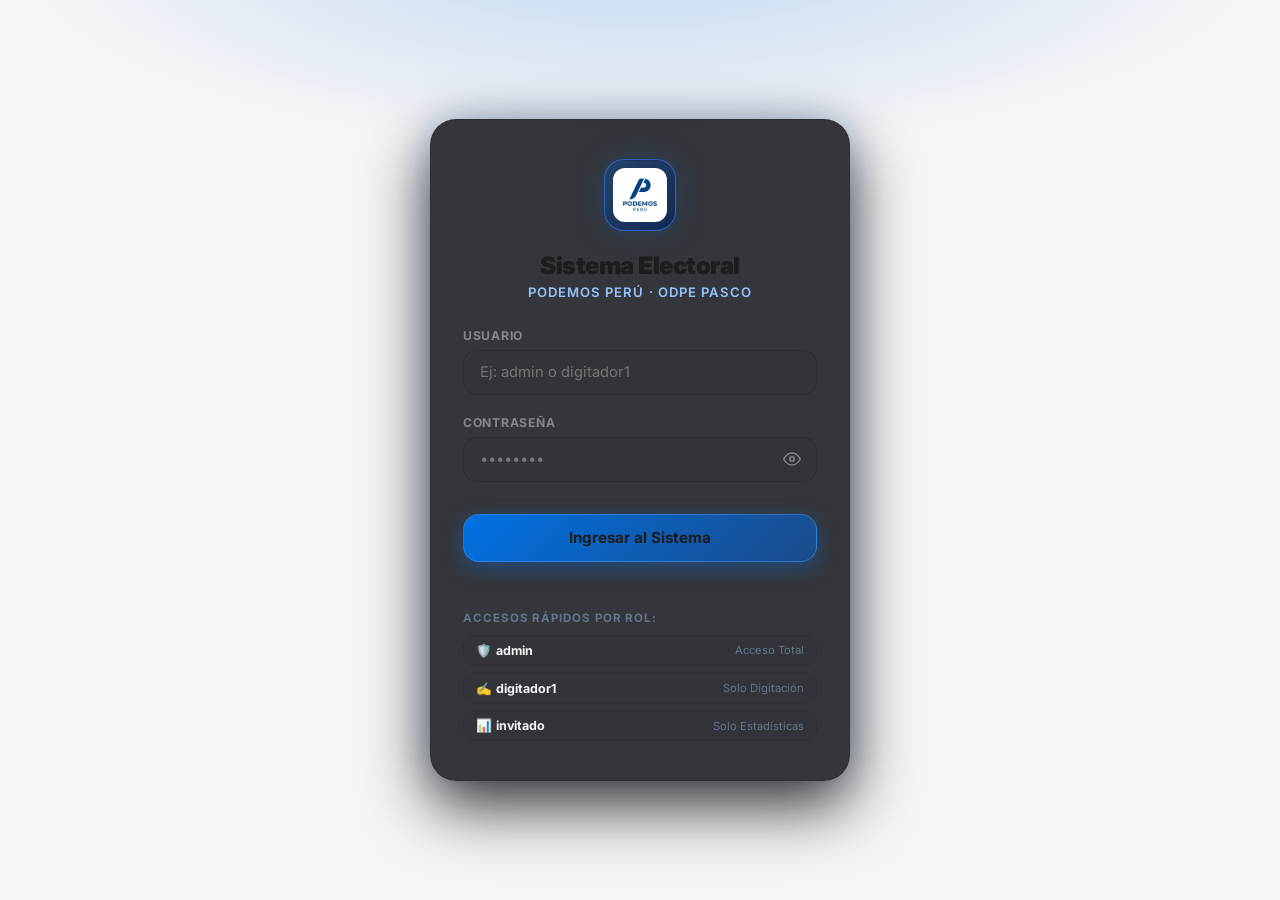
<file: login.html>
<!DOCTYPE html>
<html lang="es">
<head>
    <meta charset="UTF-8">
    <meta name="viewport" content="width=device-width, initial-scale=1.0">
    <meta http-equiv="Cache-Control" content="no-cache, no-store, must-revalidate">
    <meta http-equiv="Pragma" content="no-cache">
    <meta http-equiv="Expires" content="0">
    <title>Iniciar Sesión | Sistema Electoral Podemos Perú</title>
    <link href="https://fonts.googleapis.com/css2?family=Inter:wght@300;400;500;600;700;800;900&display=swap" rel="stylesheet">
    <link rel="stylesheet" href="css/style.css?v=11">
    <style>
        *, *::before, *::after { margin: 0; padding: 0; box-sizing: border-box; }
        body {
            font-family: 'Inter', -apple-system, BlinkMacSystemFont, 'Segoe UI', Roboto, sans-serif;
            background: #f5f5f7;
            color: #f5f5f7;
            min-height: 100vh;
            display: flex;
            align-items: center;
            justify-content: center;
            padding: 1.5rem;
            overflow-x: hidden;
            -webkit-font-smoothing: antialiased;
        }

        body::before {
            content: '';
            position: fixed;
            top: 0; left: 0; right: 0; height: 600px;
            background: radial-gradient(ellipse 70% 50% at 50% -10%, rgba(0, 113, 227, 0.22) 0%, transparent 70%);
            pointer-events: none;
            z-index: 0;
        }

        .login-container {
            position: relative;
            z-index: 1;
            width: 100%;
            max-width: 420px;
        }

        .login-card {
            background: rgba(18, 20, 26, 0.85);
            border: 1px solid rgba(0, 0, 0, 0.12);
            border-radius: 26px;
            padding: 2.4rem 2rem;
            box-shadow: 0 24px 64px rgba(0, 0, 0, 0.8), 0 0 35px rgba(0, 113, 227, 0.2);
            backdrop-filter: blur(24px);
            -webkit-backdrop-filter: blur(24px);
            text-align: center;
        }

        .logo-wrapper {
            display: inline-flex;
            align-items: center;
            justify-content: center;
            background: linear-gradient(135deg, rgba(27, 75, 138, 0.6), rgba(10, 40, 90, 0.8));
            border: 1px solid rgba(59, 130, 246, 0.6);
            border-radius: 20px;
            padding: 8px;
            margin-bottom: 1.25rem;
            box-shadow: 0 0 24px rgba(27, 75, 138, 0.5), inset 0 0.5px 0 rgba(0, 0, 0, 0.2);
        }
        .logo-img {
            width: 54px; height: 54px;
            border-radius: 12px;
            object-fit: cover;
            background: #fff;
            padding: 2px;
        }

        .login-title {
            font-size: 1.5rem;
            font-weight: 900;
            letter-spacing: -0.02em;
            color: #1d1d1f;
            margin-bottom: 0.25rem;
        }
        .login-sub {
            font-size: 0.82rem;
            color: #93c5fd;
            font-weight: 600;
            text-transform: uppercase;
            letter-spacing: 0.08em;
            margin-bottom: 1.75rem;
        }

        .form-group {
            text-align: left;
            margin-bottom: 1.25rem;
        }
        .form-label {
            display: block;
            font-size: 0.76rem;
            font-weight: 700;
            text-transform: uppercase;
            letter-spacing: 0.06em;
            color: #86868b;
            margin-bottom: 0.45rem;
        }
        .form-input {
            width: 100%;
            padding: 0.78rem 1rem;
            background: rgba(0, 0, 0, 0.04);
            border: 0.5px solid rgba(0, 0, 0, 0.12);
            border-radius: 14px;
            color: #1d1d1f;
            font-size: 0.92rem;
            font-family: inherit;
            outline: none;
            transition: all 0.22s ease;
        }
        .form-input:focus {
            border-color: #0071e3;
            background: rgba(0, 0, 0, 0.07);
            box-shadow: 0 0 14px rgba(0, 113, 227, 0.35);
        }

        .password-wrapper {
            position: relative;
            display: flex;
            align-items: center;
        }
        .password-wrapper .form-input {
            padding-right: 2.8rem;
        }
        
        /* Ocultar icono nativo de Edge/IE */
        input[type="password"]::-ms-reveal,
        input[type="password"]::-ms-clear {
            display: none;
        }

        .btn-toggle-password {
            position: absolute;
            right: 0.8rem;
            background: none;
            border: none;
            color: #86868b;
            cursor: pointer;
            padding: 0.2rem;
            display: flex;
            align-items: center;
            justify-content: center;
            transition: color 0.2s ease;
            z-index: 10;
        }
        .btn-toggle-password:hover {
            color: #1d1d1f;
        }
        .btn-toggle-password svg {
            width: 18px;
            height: 18px;
        }

        .btn-login {
            width: 100%;
            margin-top: 0.75rem;
            padding: 0.85rem;
            background: linear-gradient(135deg, #0071e3, #1B4B8A);
            border: 1px solid rgba(96, 165, 250, 0.4);
            border-radius: 16px;
            color: #1d1d1f;
            font-size: 0.95rem;
            font-weight: 700;
            font-family: inherit;
            cursor: pointer;
            box-shadow: 0 6px 20px rgba(0, 113, 227, 0.4);
            transition: all 0.22s ease;
        }
        .btn-login:hover {
            transform: translateY(-1px);
            box-shadow: 0 8px 28px rgba(0, 113, 227, 0.6);
            border-color: rgba(96, 165, 250, 0.8);
        }
        .btn-login:disabled {
            opacity: 0.5;
            cursor: not-allowed;
            transform: none;
        }

        .login-error {
            display: none;
            background: rgba(255, 69, 58, 0.14);
            border: 0.5px solid rgba(255, 69, 58, 0.4);
            color: #dc2626;
            padding: 0.65rem 1rem;
            border-radius: 12px;
            font-size: 0.82rem;
            font-weight: 600;
            margin-bottom: 1.25rem;
            text-align: left;
        }

        /* Demo roles fast pills */
        .roles-info {
            margin-top: 1.75rem;
            padding-top: 1.25rem;
            border-top: 0.5px solid rgba(0, 0, 0, 0.08);
            text-align: left;
        }
        .roles-info-title {
            font-size: 0.72rem;
            font-weight: 700;
            text-transform: uppercase;
            letter-spacing: 0.08em;
            color: #64748b;
            margin-bottom: 0.6rem;
        }
        .demo-roles {
            display: flex;
            flex-direction: column;
            gap: 0.4rem;
        }
        .demo-role-btn {
            background: rgba(0, 0, 0, 0.03);
            border: 0.5px solid rgba(0, 0, 0, 0.08);
            border-radius: 12px;
            padding: 0.45rem 0.75rem;
            display: flex;
            align-items: center;
            justify-content: space-between;
            color: #86868b;
            font-size: 0.78rem;
            cursor: pointer;
            transition: all 0.2s ease;
            font-family: inherit;
        }
        .demo-role-btn:hover {
            background: rgba(0, 0, 0, 0.07);
            color: #1d1d1f;
            border-color: rgba(0, 0, 0, 0.15);
        }
        .demo-role-name { font-weight: 700; color: #f5f5f7; }
        .demo-role-desc { font-size: 0.7rem; color: #64748b; }
    </style>
</head>
<body>
    <div class="login-container">
        <div class="login-card">
            <div class="logo-wrapper">
                <img src="img/podemos_peru_logo.jpg" alt="Podemos Perú" class="logo-img">
            </div>

            <h1 class="login-title">Sistema Electoral</h1>
            <p class="login-sub">PODEMOS PERÚ · ODPE PASCO</p>

            <div id="loginError" class="login-error">
                <span>⚠️ Usuario o contraseña incorrectos.</span>
            </div>

            <form id="loginForm">
                <div class="form-group">
                    <label class="form-label" for="username">Usuario</label>
                    <input type="text" id="username" class="form-input" required placeholder="Ej: admin o digitador1" autocomplete="username">
                </div>

                <div class="form-group">
                    <label class="form-label" for="password">Contraseña</label>
                    <div class="password-wrapper">
                        <input type="password" id="password" class="form-input" required placeholder="••••••••" autocomplete="current-password">
                        <button type="button" id="togglePassword" class="btn-toggle-password" aria-label="Mostrar/Ocultar contraseña" title="Mostrar/Ocultar contraseña">
                            <svg id="eyeIcon" xmlns="http://www.w3.org/2000/svg" viewBox="0 0 24 24" fill="none" stroke="currentColor" stroke-width="2" stroke-linecap="round" stroke-linejoin="round">
                                <path d="M1 12s4-8 11-8 11 8 11 8-4 8-11 8-11-8-11-8z"></path>
                                <circle cx="12" cy="12" r="3"></circle>
                            </svg>
                        </button>
                    </div>
                </div>

                <button type="submit" class="btn-login" id="btnLogin">Ingresar al Sistema</button>
            </form>

            <div class="roles-info">
                <p class="roles-info-title">Accesos Rápidos por Rol:</p>
                <div class="demo-roles">
                    <button type="button" class="demo-role-btn" onclick="fillCredentials('admin', 'admin123')">
                        <span>🛡️ <span class="demo-role-name">admin</span></span>
                        <span class="demo-role-desc">Acceso Total</span>
                    </button>
                    <button type="button" class="demo-role-btn" onclick="fillCredentials('digitador1', 'digitador123')">
                        <span>✍️ <span class="demo-role-name">digitador1</span></span>
                        <span class="demo-role-desc">Solo Digitación</span>
                    </button>
                    <button type="button" class="demo-role-btn" onclick="fillCredentials('invitado', 'invitado123')">
                        <span>📊 <span class="demo-role-name">invitado</span></span>
                        <span class="demo-role-desc">Solo Estadísticas</span>
                    </button>
                </div>
            </div>
        </div>
    </div>

    <script>
        function fillCredentials(user, pass) {
            document.getElementById('username').value = user;
            document.getElementById('password').value = pass;
        }

        // Toggle password visibility
        document.getElementById('togglePassword').addEventListener('click', function() {
            const pwdInput = document.getElementById('password');
            const eyeIcon = document.getElementById('eyeIcon');
            if (pwdInput.type === 'password') {
                pwdInput.type = 'text';
                eyeIcon.innerHTML = '<path d="M17.94 17.94A10.07 10.07 0 0 1 12 20c-7 0-11-8-11-8a18.45 18.45 0 0 1 5.06-5.94M9.9 4.24A9.12 9.12 0 0 1 12 4c7 0 11 8 11 8a18.5 18.5 0 0 1-2.16 3.19m-6.72-1.07a3 3 0 1 1-4.24-4.24"></path><line x1="1" y1="1" x2="23" y2="23"></line>';
            } else {
                pwdInput.type = 'password';
                eyeIcon.innerHTML = '<path d="M1 12s4-8 11-8 11 8 11 8-4 8-11 8-11-8-11-8z"></path><circle cx="12" cy="12" r="3"></circle>';
            }
        });

        document.getElementById('loginForm').addEventListener('submit', async (e) => {
            e.preventDefault();
            const btn = document.getElementById('btnLogin');
            const err = document.getElementById('loginError');

            btn.disabled = true;
            btn.textContent = "Autenticando...";
            err.style.display = 'none';

            try {
                const res = await fetch('api/login.php', {
                    method: 'POST',
                    headers: { 'Content-Type': 'application/json' },
                    body: JSON.stringify({
                        username: document.getElementById('username').value.trim(),
                        password: document.getElementById('password').value
                    })
                });

                const data = await res.json();
                if (data.success) {
                    window.location.href = data.redirect || 'dashboard.html';
                } else {
                    err.style.display = 'block';
                    err.querySelector('span').textContent = '⚠️ ' + (data.message || 'Error de credenciales.');
                }
            } catch (error) {
                err.style.display = 'block';
                err.querySelector('span').textContent = '⚠️ Error de comunicación con el servidor.';
            } finally {
                btn.disabled = false;
                btn.textContent = "Ingresar al Sistema";
            }
        });
    </script>
</body>
</html>
</file>
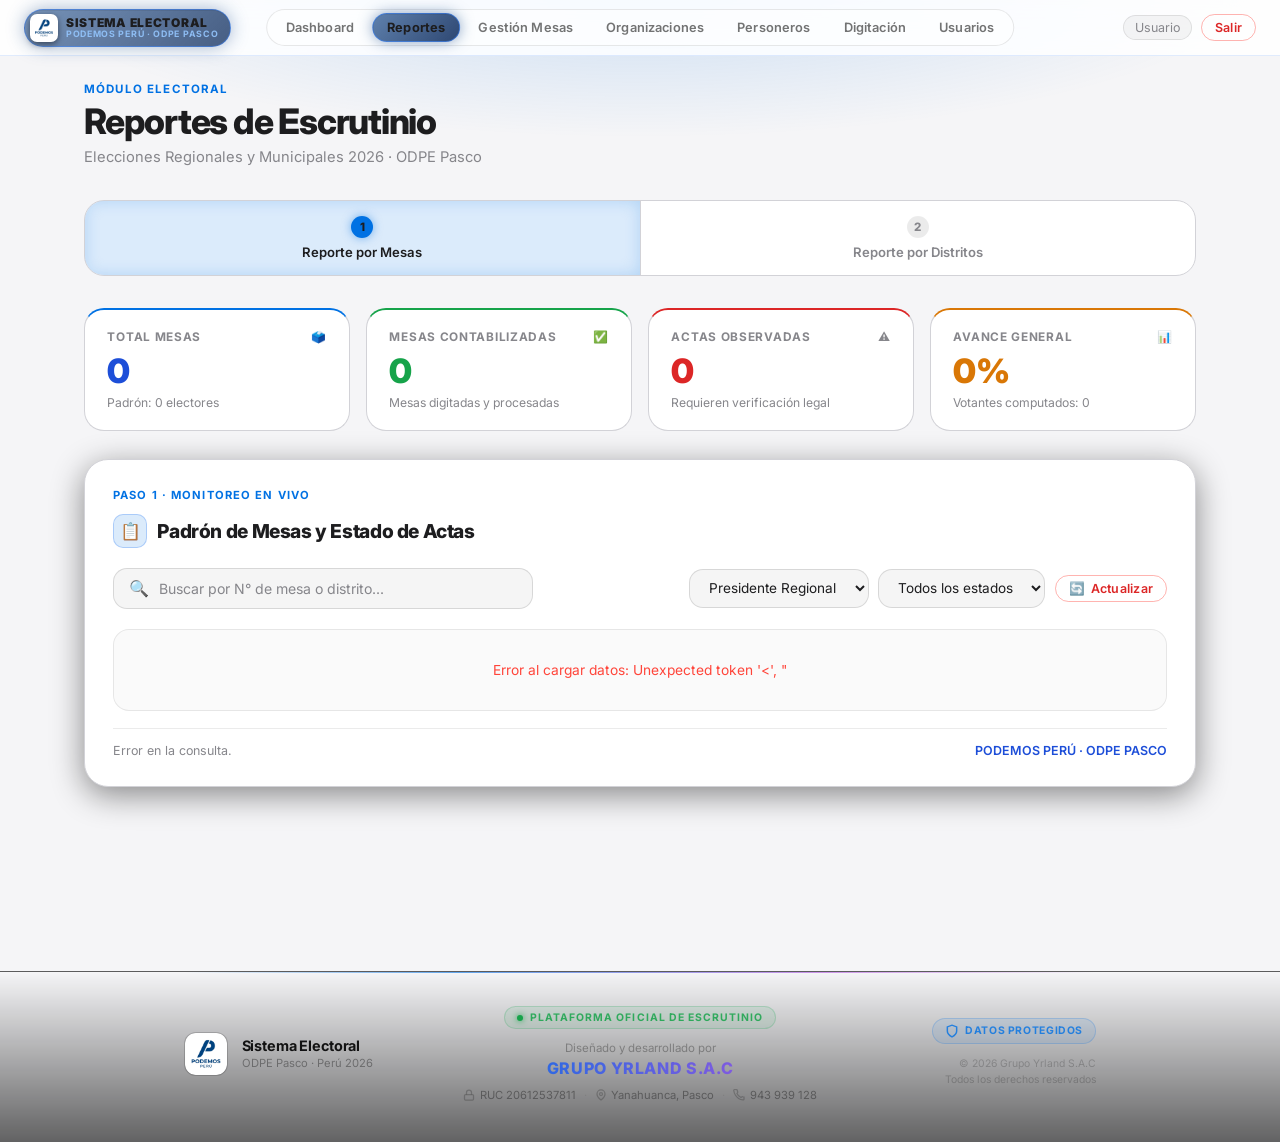
<file: reportes.html>
<!DOCTYPE html>
<html lang="es">
<head>
    <meta charset="UTF-8">
    <meta name="viewport" content="width=device-width, initial-scale=1.0">
    <meta http-equiv="Cache-Control" content="no-cache, no-store, must-revalidate">
    <meta http-equiv="Pragma" content="no-cache">
    <meta http-equiv="Expires" content="0">
    <title>Reportes de Escrutinio | Sistema Electoral Podemos Perú</title>
    <link rel="preconnect" href="https://fonts.googleapis.com">
    <link href="https://fonts.googleapis.com/css2?family=Inter:wght@300;400;500;600;700;800;900&display=swap" rel="stylesheet">
    <link rel="stylesheet" href="css/style.css?v=12">
</head>
<body>

    <!-- ── NAVBAR APPLE DARK UNIFICADO ── -->
    <nav class="navbar">
        <a href="dashboard.html" class="navbar-brand-wrap">
            <img src="img/podemos_peru_logo.jpg" alt="Podemos Perú" class="navbar-logo">
            <div class="navbar-brand-text">
                <span class="navbar-brand-main">Sistema Electoral</span>
                <span class="navbar-brand-sub">Podemos Perú &middot; ODPE Pasco</span>
            </div>
        </a>
        <div class="navbar-links">
            <a href="dashboard.html">Dashboard</a>
            <a href="reportes.html" class="active">Reportes</a>
            <a href="mesas.html">Gestión Mesas</a>
            <a href="organizaciones.html">Organizaciones</a>
            <a href="personeros.html">Personeros</a>
            <a href="index.html">Digitación</a>
            <a href="usuarios.html">Usuarios</a>
        </div>
        <div class="navbar-user">
            <span class="nav-user-name" id="navUsername">Usuario</span>
            <button class="btn-logout" id="btnLogout">Salir</button>
        </div>
    </nav>

    <!-- ── PÁGINA PRINCIPAL (ESTILO PANTALLAZO 1) ── -->
    <div class="page">

        <!-- Encabezado de Página -->
        <p class="page-eyebrow">MÓDULO ELECTORAL</p>
        <h1 class="page-title">Reportes de Escrutinio</h1>
        <p class="page-sub">Elecciones Regionales y Municipales 2026 · ODPE Pasco</p>

        <!-- Segmented Stepper Tabs (Idéntico a Pantallazo 1) -->
        <div class="steps">
            <div class="step active" id="tabStepMesas">
                <span class="step-num">1</span>
                Reporte por Mesas
            </div>
            <div class="step" id="tabStepDistritos">
                <span class="step-num">2</span>
                Reporte por Distritos
            </div>
        </div>

        <!-- Tarjetas de Resumen KPI (Estilo Apple Glass) -->
        <div class="kpi-grid">
            <div class="kpi-card" style="border-top: 2px solid #0071e3;">
                <div class="kpi-card-title">
                    <span>Total Mesas</span>
                    <span>🗳️</span>
                </div>
                <div class="kpi-card-value" style="color: #1d4ed8;" id="kpiTotalMesas">0</div>
                <div class="kpi-card-sub" id="kpiTotalElectoresSub">Padrón: 0 electores</div>
            </div>
            <div class="kpi-card" style="border-top: 2px solid #16a34a;">
                <div class="kpi-card-title">
                    <span>Mesas Contabilizadas</span>
                    <span>✅</span>
                </div>
                <div class="kpi-card-value" style="color: #16a34a;" id="kpiContabilizadas">0</div>
                <div class="kpi-card-sub">Mesas digitadas y procesadas</div>
            </div>
            <div class="kpi-card" style="border-top: 2px solid #dc2626;">
                <div class="kpi-card-title">
                    <span>Actas Observadas</span>
                    <span>⚠️</span>
                </div>
                <div class="kpi-card-value" style="color: #dc2626;" id="kpiObservadas">0</div>
                <div class="kpi-card-sub">Requieren verificación legal</div>
            </div>
            <div class="kpi-card" style="border-top: 2px solid #d97706;">
                <div class="kpi-card-title">
                    <span>Avance General</span>
                    <span>📊</span>
                </div>
                <div class="kpi-card-value" style="color: #d97706;" id="kpiAvancePct">0%</div>
                <div class="kpi-card-sub" id="kpiVotantesSub">Votantes computados: 0</div>
            </div>
        </div>

        <!-- ── SECTION CARD (IDÉNTICO A PANTALLAZO 1: PASO 1) ── -->
        <div class="section-card">
            <div class="section-label" id="sectionLabelTag">PASO 1 · MONITOREO EN VIVO</div>
            <div class="section-title">
                <div class="section-title-icon" id="sectionIcon">📋</div>
                <span id="sectionTitleText">Padrón de Mesas y Estado de Actas</span>
            </div>

            <!-- Barra de Herramientas: Búsqueda y Filtros -->
            <div class="toolbar-bar">
                <div class="search-wrapper">
                    <span>🔍</span>
                    <input type="text" id="reportSearchInput" placeholder="Buscar por N° de mesa o distrito..." autocomplete="off">
                </div>

                <div style="display: flex; align-items: center; gap: 0.6rem; flex-wrap: wrap;">
                    <select class="select-filter" id="tipoEleccionSelect">
                        <option value="1">Presidente Regional</option>
                        <option value="2">Consejero Regional</option>
                        <option value="3">Alcalde Provincial</option>
                        <option value="4">Alcalde Distrital</option>
                    </select>

                    <select class="select-filter" id="distritoFilterSelect" style="display: none;">
                        <option value="TODOS">Todos los distritos</option>
                        <!-- Se llena dinámicamente -->
                    </select>

                    <select class="select-filter" id="statusFilterSelect">
                        <option value="TODOS">Todos los estados</option>
                        <option value="CONTABILIZADA">✅ Contabilizadas</option>
                        <option value="DIGITADA">✍️ Digitadas</option>
                        <option value="OBSERVADA">⚠️ Observadas</option>
                        <option value="FALTA">⏳ Falta Entregar</option>
                    </select>

                    <button type="button" class="btn-logout" id="btnReloadReport" style="color: #1d4ed8; border-color: rgba(96,165,250,0.4); display: flex; align-items: center; gap: 0.35rem;" title="Recargar datos">
                        <span>🔄</span> Actualizar
                    </button>
                </div>
            </div>

            <!-- Contenedor de la Tabla Apple Responsive -->
            <div class="table-responsive-wrapper" id="tableWrapper">
                <table id="reportTable">
                    <thead id="reportTableHead">
                        <!-- Cabecera dinámica -->
                    </thead>
                    <tbody id="reportTableBody">
                        <tr>
                            <td colspan="6" style="text-align: center; color: #86868b; padding: 2.5rem;">Cargando datos del escrutinio...</td>
                        </tr>
                    </tbody>
                </table>
            </div>

            <!-- Pie de resultados y contadores -->
            <div style="display: flex; align-items: center; justify-content: space-between; margin-top: 1.1rem; padding-top: 0.85rem; border-top: 0.5px solid rgba(0, 0, 0, 0.08); font-size: 0.78rem; color: #86868b; flex-wrap: wrap; gap: 0.5rem;">
                <span id="reportCountFooter">Cargando registros...</span>
                <span style="color: #1d4ed8; font-weight: 600;">PODEMOS PERÚ · ODPE PASCO</span>
            </div>
        </div>

    </div>
<script src="js/auth.js?v=37"></script>
    <script src="js/reportes.js?v=19"></script>


<!-- ════ FOOTER PREMIUM ════ -->
<footer class="site-footer">
    <div class="footer-inner">
        <!-- Gradient line top -->
        <div class="footer-gradient-line"></div>

        <div class="footer-grid">
            <!-- Branding col -->
            <div class="footer-brand">
                <div class="footer-logo-wrap">
                    <img src="img/podemos_peru_logo.jpg" alt="Podemos Perú" class="footer-logo-img">
                </div>
                <div>
                    <div class="footer-brand-name">Sistema Electoral</div>
                    <div class="footer-brand-sub">ODPE Pasco · Perú 2026</div>
                </div>
            </div>

            <!-- Center info col -->
            <div class="footer-info">
                <div class="footer-badge">
                    <span class="footer-badge-dot"></span> Plataforma Oficial de Escrutinio
                </div>
                <p class="footer-legal">
                    Diseñado y desarrollado por
                </p>
                <p class="footer-company">GRUPO YRLAND S.A.C</p>
                <div class="footer-meta-row">
                    <span class="footer-meta-item">
                        <svg width="12" height="12" viewBox="0 0 24 24" fill="none" stroke="currentColor" stroke-width="2.5"><rect x="3" y="11" width="18" height="11" rx="2"/><path d="M7 11V7a5 5 0 0 1 10 0v4"/></svg>
                        RUC 20612537811
                    </span>
                    <span class="footer-meta-sep">·</span>
                    <span class="footer-meta-item">
                        <svg width="12" height="12" viewBox="0 0 24 24" fill="none" stroke="currentColor" stroke-width="2.5"><path d="M20 10c0 6-8 12-8 12S4 16 4 10a8 8 0 1 1 16 0z"/><circle cx="12" cy="10" r="3"/></svg>
                        Yanahuanca, Pasco
                    </span>
                    <span class="footer-meta-sep">·</span>
                    <span class="footer-meta-item">
                        <svg width="12" height="12" viewBox="0 0 24 24" fill="none" stroke="currentColor" stroke-width="2.5"><path d="M22 16.92v3a2 2 0 0 1-2.18 2 19.79 19.79 0 0 1-8.63-3.07A19.5 19.5 0 0 1 4.69 12 19.79 19.79 0 0 1 1.61 3.5 2 2 0 0 1 3.59 1h3a2 2 0 0 1 2 1.72c.127.96.361 1.903.7 2.81a2 2 0 0 1-.45 2.11L7.91 8.96a16 16 0 0 0 7.93 7.93l1.32-.87a2 2 0 0 1 2.11-.45c.907.339 1.85.573 2.81.7A2 2 0 0 1 22 16.92z"/></svg>
                        943 939 128
                    </span>
                </div>
            </div>

            <!-- Right col -->
            <div class="footer-right">
                <div class="footer-secure-badge">
                    <svg width="14" height="14" viewBox="0 0 24 24" fill="none" stroke="currentColor" stroke-width="2.5"><path d="M12 22s8-4 8-10V5l-8-3-8 3v7c0 6 8 10 8 10z"/></svg>
                    Datos Protegidos
                </div>
                <div class="footer-copy">
                    © 2026 Grupo Yrland S.A.C<br>
                    Todos los derechos reservados
                </div>
            </div>
        </div>
    </div>
</footer>

<style>
.site-footer {
    position: relative;
    margin-top: 5rem;
    background: linear-gradient(180deg, transparent 0%, rgba(0,0,0,0.6) 100%);
    border-top: 0.5px solid rgba(0, 0, 0, 0.06);
}
.footer-gradient-line {
    height: 1px;
    background: linear-gradient(90deg, transparent 0%, rgba(0,113,227,0.6) 30%, rgba(175,82,222,0.6) 70%, transparent 100%);
    margin-bottom: 2rem;
}
.footer-inner {
    max-width: 960px;
    margin: 0 auto;
    padding: 0 1.5rem 2.5rem;
}
.footer-grid {
    display: grid;
    grid-template-columns: 1fr 2fr 1fr;
    gap: 2rem;
    align-items: center;
}
.footer-brand {
    display: flex;
    align-items: center;
    gap: 0.85rem;
}
.footer-logo-wrap {
    width: 44px;
    height: 44px;
    border-radius: 12px;
    background: rgba(0, 0, 0, 0.06);
    border: 0.5px solid rgba(0, 0, 0, 0.12);
    overflow: hidden;
    flex-shrink: 0;
    display: flex;
    align-items: center;
    justify-content: center;
}
.footer-logo-img {
    width: 100%;
    height: 100%;
    object-fit: contain;
    border-radius: 10px;
}
.footer-brand-name {
    font-size: 0.9rem;
    font-weight: 700;
    color: rgba(0, 0, 0, 0.9);
    letter-spacing: -0.01em;
}
.footer-brand-sub {
    font-size: 0.7rem;
    color: rgba(0, 0, 0, 0.35);
    margin-top: 0.1rem;
}
.footer-info {
    text-align: center;
}
.footer-badge {
    display: inline-flex;
    align-items: center;
    gap: 0.45rem;
    font-size: 0.65rem;
    font-weight: 700;
    letter-spacing: 0.1em;
    text-transform: uppercase;
    color: rgba(22,163,74,0.85);
    background: rgba(22,163,74,0.08);
    border: 0.5px solid rgba(22,163,74,0.2);
    border-radius: 30px;
    padding: 0.25rem 0.75rem;
    margin-bottom: 0.75rem;
}
.footer-badge-dot {
    width: 6px;
    height: 6px;
    border-radius: 50%;
    background: #16a34a;
    box-shadow: 0 0 6px #16a34a;
    animation: pulseDot 2s ease-in-out infinite;
}
@keyframes pulseDot {
    0%, 100% { opacity: 1; transform: scale(1); }
    50% { opacity: 0.5; transform: scale(0.8); }
}
.footer-legal {
    font-size: 0.72rem;
    color: rgba(0, 0, 0, 0.3);
    margin-bottom: 0.15rem;
}
.footer-company {
    font-size: 1rem;
    font-weight: 800;
    letter-spacing: 0.04em;
    background: linear-gradient(90deg, #0071e3, #af52de);
    -webkit-background-clip: text;
    -webkit-text-fill-color: transparent;
    background-clip: text;
    margin-bottom: 0.65rem;
}
.footer-meta-row {
    display: flex;
    align-items: center;
    justify-content: center;
    flex-wrap: wrap;
    gap: 0.5rem;
    font-size: 0.7rem;
    color: rgba(0, 0, 0, 0.35);
}
.footer-meta-item {
    display: flex;
    align-items: center;
    gap: 0.3rem;
}
.footer-meta-item svg {
    opacity: 0.6;
}
.footer-meta-sep {
    opacity: 0.2;
}
.footer-right {
    text-align: right;
    display: flex;
    flex-direction: column;
    align-items: flex-end;
    gap: 0.75rem;
}
.footer-secure-badge {
    display: inline-flex;
    align-items: center;
    gap: 0.4rem;
    font-size: 0.65rem;
    font-weight: 700;
    letter-spacing: 0.06em;
    text-transform: uppercase;
    color: rgba(0,113,227,0.8);
    background: rgba(0,113,227,0.08);
    border: 0.5px solid rgba(0,113,227,0.2);
    border-radius: 20px;
    padding: 0.3rem 0.75rem;
}
.footer-copy {
    font-size: 0.65rem;
    color: rgba(0, 0, 0, 0.2);
    line-height: 1.6;
}
@media (max-width: 720px) {
    .footer-grid {
        grid-template-columns: 1fr;
        text-align: center;
    }
    .footer-brand { justify-content: center; }
    .footer-right { align-items: center; }
}
</style>

</body>
</html>
</file>
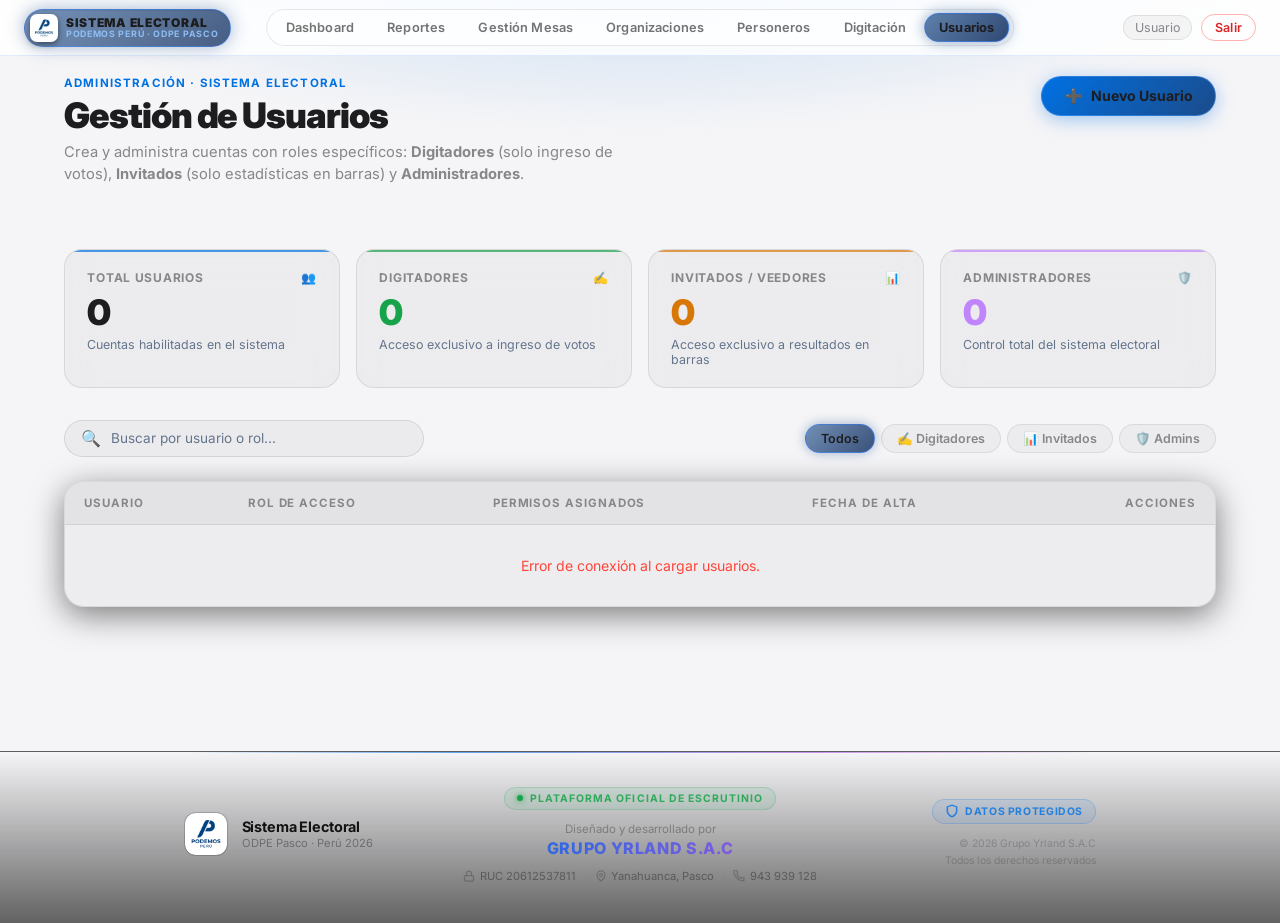
<file: usuarios.html>
<!DOCTYPE html>
<html lang="es">
<head>
    <meta charset="UTF-8">
    <meta name="viewport" content="width=device-width, initial-scale=1.0">
    <meta http-equiv="Cache-Control" content="no-cache, no-store, must-revalidate">
    <meta http-equiv="Pragma" content="no-cache">
    <meta http-equiv="Expires" content="0">
    <title>Gestión de Usuarios | Sistema Electoral Podemos Perú</title>
    <link href="https://fonts.googleapis.com/css2?family=Inter:wght@300;400;500;600;700;800;900&display=swap" rel="stylesheet">
    <link rel="stylesheet" href="css/style.css?v=12">
    <style>
        /* ─── RESET & BASE ─── */
        *, *::before, *::after { margin: 0; padding: 0; box-sizing: border-box; }
        body {
            font-family: 'Inter', -apple-system, BlinkMacSystemFont, 'Segoe UI', Roboto, sans-serif;
            background: #f5f5f7;
            color: #f5f5f7;
            min-height: 100vh;
            overflow-x: hidden;
            -webkit-font-smoothing: antialiased;
        }

        body::before {
            content: '';
            position: fixed;
            top: 0; left: 0; right: 0;
            height: 500px;
            background: radial-gradient(ellipse 70% 45% at 50% -5%, rgba(0, 113, 227, 0.16) 0%, transparent 70%);
            pointer-events: none;
            z-index: 0;
        }

        /* ─── NAVBAR APPLE DARK ─── */
        .navbar {
            position: fixed; top: 0; left: 0; right: 0;
            z-index: 1000;
            display: flex; align-items: center; justify-content: space-between;
            padding: 0 1.5rem; height: 56px;
            background: rgba(255, 255, 255, 0.84);
            backdrop-filter: saturate(180%) blur(24px);
            -webkit-backdrop-filter: saturate(180%) blur(24px);
            border-bottom: 1px solid rgba(59, 130, 246, 0.15);
        }

        .navbar-brand {
            display: flex; align-items: center; gap: 0.5rem;
            background: linear-gradient(135deg, rgba(27, 75, 138, 0.55), rgba(10, 40, 90, 0.7));
            border: 1px solid rgba(59, 130, 246, 0.55);
            border-radius: 22px;
            padding: 0.25rem 0.75rem 0.25rem 0.3rem;
            box-shadow: 0 0 18px rgba(27, 75, 138, 0.4), inset 0 0.5px 0 rgba(0, 0, 0, 0.1);
            text-decoration: none; flex-shrink: 0;
        }
        .navbar-brand img {
            width: 28px; height: 28px; border-radius: 7px;
            object-fit: cover; background: white; padding: 1px;
            box-shadow: 0 2px 6px rgba(0,0,0,0.5); flex-shrink: 0;
        }
        .navbar-brand-text { display: flex; flex-direction: column; line-height: 1.15; }
        .navbar-brand-main {
            font-size: 0.75rem; font-weight: 900; letter-spacing: 0.06em;
            text-transform: uppercase; color: #1d1d1f;
            text-shadow: none;
        }
        .navbar-brand-sub {
            font-size: 0.55rem; font-weight: 700; letter-spacing: 0.08em;
            text-transform: uppercase; color: #93c5fd; opacity: 0.9;
        }

        .navbar-links {
            display: flex; align-items: center; gap: 0.25rem;
            position: absolute; left: 50%; transform: translateX(-50%);
            background: rgba(0, 0, 0, 0.04);
            border: 0.5px solid rgba(0, 0, 0, 0.09);
            border-radius: 26px; padding: 0.2rem 0.25rem;
        }
        .navbar-links a {
            color: rgba(0, 0, 0, 0.55); text-decoration: none;
            font-size: 0.8rem; font-weight: 600; letter-spacing: 0.01em;
            padding: 0.36rem 0.85rem; border-radius: 20px;
            border: 0.5px solid transparent;
            transition: all 0.22s cubic-bezier(0.4, 0, 0.2, 1);
            white-space: nowrap;
        }
        .navbar-links a:hover {
            color: #1d1d1f; background: rgba(59, 130, 246, 0.12);
            border-color: rgba(59, 130, 246, 0.35);
            box-shadow: 0 0 10px rgba(59, 130, 246, 0.2);
        }
        .navbar-links a.active {
            color: #1d1d1f;
            background: linear-gradient(135deg, rgba(27, 75, 138, 0.65), rgba(10, 40, 90, 0.8));
            border-color: rgba(59, 130, 246, 0.6);
            box-shadow: 0 0 14px rgba(27, 75, 138, 0.5), inset 0 0.5px 0 rgba(0, 0, 0, 0.1);
            font-weight: 700;
        }

        .navbar-user { display: flex; align-items: center; gap: 0.6rem; flex-shrink: 0; }
        .nav-username {
            font-size: 0.78rem; color: #86868b;
            background: rgba(0, 0, 0, 0.04);
            border: 0.5px solid rgba(0, 0, 0, 0.09);
            padding: 0.28rem 0.7rem; border-radius: 20px; white-space: nowrap;
        }
        .btn-logout {
            background: transparent; border: 0.5px solid rgba(255, 69, 58, 0.4);
            color: #dc2626; padding: 0.32rem 0.8rem; border-radius: 20px;
            font-size: 0.78rem; font-weight: 600; cursor: pointer;
            transition: all 0.22s ease;
        }
        .btn-logout:hover {
            background: #dc2626; color: #1d1d1f; border-color: #dc2626;
            box-shadow: 0 0 12px rgba(255, 69, 58, 0.4);
        }

        /* ─── PAGE CONTAINER ─── */
        .page {
            position: relative; z-index: 1;
            max-width: 1200px; margin: 0 auto;
            padding: 76px 1.5rem 4rem;
        }

        /* Header block */
        .header-row {
            display: flex; align-items: flex-start; justify-content: space-between;
            gap: 1.5rem; margin-bottom: 2rem; flex-wrap: wrap;
        }
        .page-eyebrow {
            font-size: 0.72rem; font-weight: 700; letter-spacing: 0.1em;
            text-transform: uppercase; color: #0071e3; margin-bottom: 0.4rem;
        }
        .page-title {
            font-size: 2.2rem; font-weight: 900; letter-spacing: -0.03em;
            color: #1d1d1f; margin-bottom: 0.35rem;
        }
        .page-sub { font-size: 0.92rem; color: #86868b; max-width: 600px; line-height: 1.5; }

        /* Botón crear */
        .btn-primary {
            display: inline-flex; align-items: center; gap: 0.5rem;
            background: linear-gradient(135deg, #0071e3, #1B4B8A);
            color: #1d1d1f; border: 1px solid rgba(96, 165, 250, 0.4);
            padding: 0.65rem 1.4rem; border-radius: 24px;
            font-size: 0.88rem; font-weight: 700; cursor: pointer;
            text-decoration: none; font-family: inherit;
            box-shadow: 0 4px 18px rgba(0, 113, 227, 0.35);
            transition: all 0.22s ease;
        }
        .btn-primary:hover {
            transform: translateY(-1px);
            box-shadow: 0 6px 24px rgba(0, 113, 227, 0.55);
            border-color: rgba(96, 165, 250, 0.8);
        }

        /* ─── KPI STATS GRID ─── */
        .stats-grid {
            display: grid;
            grid-template-columns: repeat(auto-fit, minmax(230px, 1fr));
            gap: 1rem; margin-bottom: 2rem;
        }
        .stat-card {
            background: rgba(0, 0, 0, 0.035);
            border: 0.5px solid rgba(0, 0, 0, 0.09);
            border-radius: 18px; padding: 1.25rem 1.4rem;
            backdrop-filter: blur(16px);
            transition: all 0.25s ease;
            position: relative; overflow: hidden;
        }
        .stat-card:hover {
            border-color: rgba(0, 0, 0, 0.18);
            transform: translateY(-2px);
            box-shadow: 0 10px 30px rgba(0,0,0,0.4);
        }
        .stat-card::before {
            content: ''; position: absolute; top: 0; left: 0; right: 0; height: 2px;
            background: var(--stat-accent, #0071e3); opacity: 0.7;
        }
        .stat-card-title {
            font-size: 0.75rem; font-weight: 700; text-transform: uppercase;
            letter-spacing: 0.06em; color: #86868b; margin-bottom: 0.4rem;
            display: flex; align-items: center; justify-content: space-between;
        }
        .stat-card-value {
            font-size: 2.2rem; font-weight: 900; letter-spacing: -0.02em;
            color: #1d1d1f; margin-bottom: 0.25rem;
        }
        .stat-card-sub { font-size: 0.78rem; color: #64748b; }

        /* ─── CONTROLS (SEARCH & FILTER TABS) ─── */
        .controls-bar {
            display: flex; align-items: center; justify-content: space-between;
            gap: 1rem; margin-bottom: 1.5rem; flex-wrap: wrap;
        }
        .search-box {
            display: flex; align-items: center; gap: 0.6rem;
            background: rgba(0, 0, 0, 0.04);
            border: 0.5px solid rgba(0, 0, 0, 0.1);
            border-radius: 20px; padding: 0.45rem 1rem;
            width: 100%; max-width: 360px;
            transition: all 0.2s ease;
        }
        .search-box:focus-within {
            border-color: rgba(59, 130, 246, 0.6);
            box-shadow: 0 0 12px rgba(59, 130, 246, 0.25);
            background: rgba(0, 0, 0, 0.06);
        }
        .search-box input {
            background: transparent; border: none; outline: none;
            color: #1d1d1f; font-size: 0.85rem; font-family: inherit; width: 100%;
        }
        .search-box input::placeholder { color: #64748b; }

        .filter-tabs { display: flex; gap: 0.35rem; }
        .filter-btn {
            background: rgba(0, 0, 0, 0.035);
            border: 0.5px solid rgba(0, 0, 0, 0.08);
            color: #86868b; padding: 0.4rem 0.95rem; border-radius: 18px;
            font-size: 0.78rem; font-weight: 600; cursor: pointer;
            transition: all 0.2s ease; font-family: inherit;
        }
        .filter-btn:hover { color: #1d1d1f; background: rgba(0, 0, 0, 0.07); }
        .filter-btn.active {
            color: #1d1d1f;
            background: linear-gradient(135deg, rgba(27, 75, 138, 0.6), rgba(10, 40, 90, 0.8));
            border-color: rgba(59, 130, 246, 0.6);
            box-shadow: 0 0 12px rgba(27, 75, 138, 0.4);
        }

        /* ─── TABLE APPLE DARK ─── */
        .table-wrap {
            background: rgba(0, 0, 0, 0.03);
            border: 0.5px solid rgba(0, 0, 0, 0.09);
            border-radius: 20px; overflow: hidden;
            box-shadow: 0 8px 32px rgba(0, 0, 0, 0.5);
        }
        table { width: 100%; border-collapse: collapse; }
        th {
            background: rgba(0, 0, 0, 0.04);
            color: #86868b; font-size: 0.72rem; font-weight: 700;
            letter-spacing: 0.08em; text-transform: uppercase;
            padding: 0.9rem 1.2rem; text-align: left;
            border-bottom: 0.5px solid rgba(0, 0, 0, 0.08);
        }
        td {
            padding: 1rem 1.2rem;
            border-bottom: 0.5px solid rgba(0, 0, 0, 0.05);
            font-size: 0.88rem; color: #f5f5f7; vertical-align: middle;
        }
        tr:last-child td { border-bottom: none; }
        tr:hover td { background: rgba(0, 0, 0, 0.025); }

        /* User badge info */
        .user-cell { display: flex; align-items: center; gap: 0.8rem; }
        .user-avatar {
            width: 36px; height: 36px; border-radius: 12px;
            background: linear-gradient(135deg, rgba(59, 130, 246, 0.3), rgba(27, 75, 138, 0.5));
            border: 1px solid rgba(96, 165, 250, 0.35);
            display: flex; align-items: center; justify-content: center;
            font-weight: 800; font-size: 0.9rem; color: #1d1d1f; flex-shrink: 0;
            box-shadow: 0 2px 8px rgba(0,0,0,0.3);
        }
        .user-name { font-weight: 700; color: #1d1d1f; }
        .user-id-tag { font-size: 0.72rem; color: #64748b; }

        /* Role badges */
        .role-pill {
            display: inline-flex; align-items: center; gap: 0.4rem;
            padding: 0.28rem 0.75rem; border-radius: 99px;
            font-size: 0.75rem; font-weight: 700; letter-spacing: 0.04em;
            text-transform: uppercase;
        }
        .role-pill.admin {
            background: rgba(139, 92, 246, 0.16); color: #c084fc;
            border: 0.5px solid rgba(139, 92, 246, 0.4);
        }
        .role-pill.digitador {
            background: rgba(50, 215, 75, 0.16); color: #16a34a;
            border: 0.5px solid rgba(50, 215, 75, 0.4);
        }
        .role-pill.invitado {
            background: rgba(255, 214, 10, 0.16); color: #d97706;
            border: 0.5px solid rgba(255, 214, 10, 0.4);
        }

        /* Permissions column */
        .perm-tag {
            font-size: 0.78rem; color: #94a3b8;
            display: flex; align-items: center; gap: 0.35rem;
        }

        /* Action buttons */
        .actions-cell { display: flex; align-items: center; gap: 0.4rem; }
        .btn-action {
            background: rgba(0, 0, 0, 0.05);
            border: 0.5px solid rgba(0, 0, 0, 0.1);
            color: #f5f5f7; padding: 0.35rem 0.75rem; border-radius: 14px;
            font-size: 0.78rem; font-weight: 600; cursor: pointer;
            transition: all 0.2s ease; font-family: inherit;
            display: inline-flex; align-items: center; gap: 0.3rem;
        }
        .btn-action:hover {
            background: rgba(59, 130, 246, 0.18);
            border-color: rgba(59, 130, 246, 0.45); color: #1d1d1f;
        }
        .btn-action.delete:hover {
            background: rgba(255, 69, 58, 0.2);
            border-color: rgba(255, 69, 58, 0.5); color: #dc2626;
        }
        .btn-action:disabled {
            opacity: 0.3; cursor: not-allowed; pointer-events: none;
        }

        /* ─── MODAL APPLE GLASS ─── */
        .modal-backdrop {
            position: fixed; top: 0; left: 0; right: 0; bottom: 0;
            background: rgba(0, 0, 0, 0.75);
            backdrop-filter: blur(14px); -webkit-backdrop-filter: blur(14px);
            z-index: 2000; display: none; align-items: center; justify-content: center;
            padding: 1.5rem; opacity: 0; transition: opacity 0.25s ease;
        }
        .modal-backdrop.show { display: flex; opacity: 1; }
        .modal-card {
            background: rgba(255, 255, 255, 0.95);
            border: 1px solid rgba(0, 0, 0, 0.12);
            border-radius: 24px; padding: 2rem;
            width: 100%; max-width: 480px;
            box-shadow: 0 24px 64px rgba(0, 0, 0, 0.8), 0 0 30px rgba(0, 113, 227, 0.2);
            transform: scale(0.96); transition: transform 0.25s cubic-bezier(0.16, 1, 0.3, 1);
        }
        .modal-backdrop.show .modal-card { transform: scale(1); }

        .modal-header {
            display: flex; align-items: center; justify-content: space-between;
            margin-bottom: 1.5rem;
        }
        .modal-title { font-size: 1.3rem; font-weight: 800; color: #1d1d1f; }
        .modal-close {
            background: rgba(0, 0, 0, 0.08); border: none; color: #86868b;
            width: 30px; height: 30px; border-radius: 50%; font-size: 1.1rem;
            cursor: pointer; display: flex; align-items: center; justify-content: center;
            transition: all 0.2s ease;
        }
        .modal-close:hover { background: rgba(0, 0, 0, 0.16); color: #1d1d1f; }

        /* Form fields */
        .form-group { margin-bottom: 1.25rem; }
        .form-label {
            display: block; font-size: 0.78rem; font-weight: 700;
            text-transform: uppercase; letter-spacing: 0.06em;
            color: #86868b; margin-bottom: 0.45rem;
        }
        .form-input, .form-select {
            width: 100%; padding: 0.7rem 1rem;
            background: rgba(0, 0, 0, 0.04);
            border: 0.5px solid rgba(0, 0, 0, 0.12);
            border-radius: 14px; color: #1d1d1f; font-size: 0.9rem;
            font-family: inherit; outline: none; transition: all 0.2s ease;
        }
        .form-input:focus, .form-select:focus {
            border-color: #0071e3;
            box-shadow: 0 0 12px rgba(0, 113, 227, 0.3);
            background: rgba(0, 0, 0, 0.07);
        }
        .form-select option { background: #ffffff; color: #1d1d1f; }
        .form-hint { font-size: 0.75rem; color: #64748b; margin-top: 0.35rem; }

        /* Role selector visual cards */
        .role-cards {
            display: grid; grid-template-columns: 1fr; gap: 0.6rem; margin-top: 0.4rem;
        }
        .role-option {
            display: flex; align-items: flex-start; gap: 0.75rem;
            padding: 0.75rem 1rem; border-radius: 14px;
            background: rgba(0, 0, 0, 0.03);
            border: 1px solid rgba(0, 0, 0, 0.08);
            cursor: pointer; transition: all 0.2s ease;
        }
        .role-option:hover {
            border-color: rgba(0, 0, 0, 0.2);
            background: rgba(0, 0, 0, 0.05);
        }
        .role-option.selected {
            border-color: #0071e3;
            background: rgba(0, 113, 227, 0.12);
            box-shadow: 0 0 14px rgba(0, 113, 227, 0.25);
        }
        .role-option input[type="radio"] { margin-top: 0.25rem; accent-color: #0071e3; }
        .role-option-title { font-size: 0.85rem; font-weight: 700; color: #1d1d1f; margin-bottom: 0.15rem; }
        .role-option-desc { font-size: 0.75rem; color: #86868b; line-height: 1.35; }

        .modal-footer {
            display: flex; align-items: center; justify-content: flex-end;
            gap: 0.75rem; margin-top: 1.75rem;
        }
        .btn-cancel {
            background: transparent; border: 0.5px solid rgba(0, 0, 0, 0.15);
            color: #86868b; padding: 0.6rem 1.2rem; border-radius: 20px;
            font-size: 0.85rem; font-weight: 600; cursor: pointer;
            transition: all 0.2s ease; font-family: inherit;
        }
        .btn-cancel:hover { color: #1d1d1f; border-color: rgba(0, 0, 0, 0.3); }

        /* Toast notification */
        .toast {
            position: fixed; bottom: 2rem; right: 2rem;
            background: rgba(255, 255, 255, 0.95);
            border: 1px solid rgba(59, 130, 246, 0.4);
            box-shadow: 0 12px 36px rgba(0, 0, 0, 0.6);
            backdrop-filter: blur(20px);
            color: #1d1d1f; padding: 0.85rem 1.4rem; border-radius: 16px;
            font-size: 0.85rem; font-weight: 600;
            display: flex; align-items: center; gap: 0.6rem;
            z-index: 3000; transform: translateY(100px); opacity: 0;
            transition: all 0.3s cubic-bezier(0.16, 1, 0.3, 1);
        }
        .toast.show { transform: translateY(0); opacity: 1; }
        .toast.success { border-color: rgba(50, 215, 75, 0.5); }
        .toast.error { border-color: rgba(255, 69, 58, 0.5); }

        @media(max-width: 900px) {
            .navbar-links { display: none; }
            .header-row { flex-direction: column; align-items: stretch; }
        }
    </style>
</head>
<body>
    <!-- NAVBAR APPLE DARK UNIFICADO -->
    <nav class="navbar">
        <a class="navbar-brand" href="dashboard.html">
            <img src="img/podemos_peru_logo.jpg" alt="Podemos Perú">
            <div class="navbar-brand-text">
                <span class="navbar-brand-main">Sistema Electoral</span>
                <span class="navbar-brand-sub">Podemos Perú · ODPE Pasco</span>
            </div>
        </a>
        <div class="navbar-links">
            <a href="dashboard.html">Dashboard</a>
            <a href="reportes.html">Reportes</a>
            <a href="mesas.html">Gestión Mesas</a>
            <a href="organizaciones.html">Organizaciones</a>
            <a href="personeros.html">Personeros</a>
            <a href="index.html">Digitación</a>
            <a href="usuarios.html" class="active">Usuarios</a>
        </div>
        <div class="navbar-user">
            <span class="nav-username" id="navUsername">Usuario</span>
            <button class="btn-logout" id="btnLogout">Salir</button>
        </div>
    </nav>

    <!-- PÁGINA PRINCIPAL -->
    <div class="page">
        <div class="header-row">
            <div>
                <p class="page-eyebrow">Administración · Sistema Electoral</p>
                <h1 class="page-title">Gestión de Usuarios</h1>
                <p class="page-sub">Crea y administra cuentas con roles específicos: <strong>Digitadores</strong> (solo ingreso de votos), <strong>Invitados</strong> (solo estadísticas en barras) y <strong>Administradores</strong>.</p>
            </div>
            <button class="btn-primary" id="btnNuevoUsuario">
                <span>➕</span> Nuevo Usuario
            </button>
        </div>

        <!-- TARJETAS DE RESUMEN POR ROL -->
        <div class="stats-grid">
            <div class="stat-card" style="--stat-accent: #0071e3;">
                <div class="stat-card-title">
                    <span>Total Usuarios</span>
                    <span>👥</span>
                </div>
                <div class="stat-card-value" id="kpiTotal">0</div>
                <div class="stat-card-sub">Cuentas habilitadas en el sistema</div>
            </div>
            <div class="stat-card" style="--stat-accent: #16a34a;">
                <div class="stat-card-title">
                    <span>Digitadores</span>
                    <span>✍️</span>
                </div>
                <div class="stat-card-value" style="color: #16a34a;" id="kpiDigitadores">0</div>
                <div class="stat-card-sub">Acceso exclusivo a ingreso de votos</div>
            </div>
            <div class="stat-card" style="--stat-accent: #d97706;">
                <div class="stat-card-title">
                    <span>Invitados / Veedores</span>
                    <span>📊</span>
                </div>
                <div class="stat-card-value" style="color: #d97706;" id="kpiInvitados">0</div>
                <div class="stat-card-sub">Acceso exclusivo a resultados en barras</div>
            </div>
            <div class="stat-card" style="--stat-accent: #c084fc;">
                <div class="stat-card-title">
                    <span>Administradores</span>
                    <span>🛡️</span>
                </div>
                <div class="stat-card-value" style="color: #c084fc;" id="kpiAdmins">0</div>
                <div class="stat-card-sub">Control total del sistema electoral</div>
            </div>
        </div>

        <!-- CONTROLES: BÚSQUEDA Y FILTRO -->
        <div class="controls-bar">
            <div class="search-box">
                <span>🔍</span>
                <input type="text" id="searchInput" placeholder="Buscar por usuario o rol...">
            </div>
            <div class="filter-tabs">
                <button class="filter-btn active" data-filter="TODOS">Todos</button>
                <button class="filter-btn" data-filter="DIGITADOR">✍️ Digitadores</button>
                <button class="filter-btn" data-filter="INVITADO">📊 Invitados</button>
                <button class="filter-btn" data-filter="ADMIN">🛡️ Admins</button>
            </div>
        </div>

        <!-- TABLA DE USUARIOS -->
        <div class="table-wrap">
            <table>
                <thead>
                    <tr>
                        <th>Usuario</th>
                        <th>Rol de Acceso</th>
                        <th>Permisos Asignados</th>
                        <th>Fecha de Alta</th>
                        <th style="text-align: right;">Acciones</th>
                    </tr>
                </thead>
                <tbody id="usuariosTableBody">
                    <tr>
                        <td colspan="5" style="text-align: center; color: #64748b; padding: 2.5rem;">Cargando usuarios...</td>
                    </tr>
                </tbody>
            </table>
        </div>
    </div>

    <!-- MODAL CREAR / EDITAR USUARIO -->
    <div class="modal-backdrop" id="userModal">
        <div class="modal-card">
            <div class="modal-header">
                <h3 class="modal-title" id="modalTitle">Nuevo Usuario</h3>
                <button class="modal-close" id="btnModalClose">&times;</button>
            </div>
            <form id="userForm">
                <input type="hidden" id="userId" value="">

                <div class="form-group">
                    <label class="form-label" for="formUsername">Nombre de Usuario</label>
                    <input type="text" id="formUsername" class="form-input" required placeholder="Ej: digitador_pasco" autocomplete="off">
                    <div class="form-hint">Usado para iniciar sesión en el sistema.</div>
                </div>

                <div class="form-group">
                    <label class="form-label" for="formPassword">Contraseña</label>
                    <input type="password" id="formPassword" class="form-input" placeholder="Mínimo 4 caracteres" autocomplete="new-password">
                    <div class="form-hint" id="passwordHint">Requerida al crear. Al editar, dejar en blanco para conservar la actual.</div>
                </div>

                <div class="form-group">
                    <label class="form-label">Rol y Alcance de Permisos</label>
                    <select id="formRolSelect" name="formRolSelect" style="
                        width:100%; padding:0.75rem 1rem;
                        background: rgba(0, 0, 0, 0.06);
                        border: 1px solid rgba(0, 0, 0, 0.15);
                        border-radius: 10px;
                        color: #1d1d1f;
                        font-size: 0.95rem;
                        font-weight: 600;
                        cursor: pointer;
                        outline: none;
                        appearance: auto;
                    ">
                        <option value="DIGITADOR" style="background:#ffffff;">&#x270D;&#xFE0F; Digitador — Solo ingreso de votos</option>
                        <option value="INVITADO" style="background:#ffffff;">&#x1F4CA; Invitado / Veedor — Solo ver resultados</option>
                        <option value="ADMIN" style="background:#ffffff;">&#x1F6E1;&#xFE0F; Administrador — Acceso total</option>
                    </select>
                    <div style="font-size:0.75rem;color:#86868b;margin-top:0.4rem;" id="rolDesc">Solo puede ingresar votos en el módulo de digitación.</div>
                </div>

                <div class="modal-footer">
                    <button type="button" class="btn-cancel" id="btnModalCancel">Cancelar</button>
                    <button type="submit" class="btn-primary" id="btnSubmitForm">Guardar Usuario</button>
                </div>
            </form>
        </div>
    </div>

    <!-- TOAST NOTIFICACIONES -->
    <div class="toast" id="toast">
        <span id="toastIcon">✅</span>
        <span id="toastMsg">Operación completada</span>
    </div>
<script src="js/auth.js?v=37"></script>
    <script src="js/usuarios.js?v=37"></script>


<!-- ════ FOOTER PREMIUM ════ -->
<footer class="site-footer">
    <div class="footer-inner">
        <!-- Gradient line top -->
        <div class="footer-gradient-line"></div>

        <div class="footer-grid">
            <!-- Branding col -->
            <div class="footer-brand">
                <div class="footer-logo-wrap">
                    <img src="img/podemos_peru_logo.jpg" alt="Podemos Perú" class="footer-logo-img">
                </div>
                <div>
                    <div class="footer-brand-name">Sistema Electoral</div>
                    <div class="footer-brand-sub">ODPE Pasco · Perú 2026</div>
                </div>
            </div>

            <!-- Center info col -->
            <div class="footer-info">
                <div class="footer-badge">
                    <span class="footer-badge-dot"></span> Plataforma Oficial de Escrutinio
                </div>
                <p class="footer-legal">
                    Diseñado y desarrollado por
                </p>
                <p class="footer-company">GRUPO YRLAND S.A.C</p>
                <div class="footer-meta-row">
                    <span class="footer-meta-item">
                        <svg width="12" height="12" viewBox="0 0 24 24" fill="none" stroke="currentColor" stroke-width="2.5"><rect x="3" y="11" width="18" height="11" rx="2"/><path d="M7 11V7a5 5 0 0 1 10 0v4"/></svg>
                        RUC 20612537811
                    </span>
                    <span class="footer-meta-sep">·</span>
                    <span class="footer-meta-item">
                        <svg width="12" height="12" viewBox="0 0 24 24" fill="none" stroke="currentColor" stroke-width="2.5"><path d="M20 10c0 6-8 12-8 12S4 16 4 10a8 8 0 1 1 16 0z"/><circle cx="12" cy="10" r="3"/></svg>
                        Yanahuanca, Pasco
                    </span>
                    <span class="footer-meta-sep">·</span>
                    <span class="footer-meta-item">
                        <svg width="12" height="12" viewBox="0 0 24 24" fill="none" stroke="currentColor" stroke-width="2.5"><path d="M22 16.92v3a2 2 0 0 1-2.18 2 19.79 19.79 0 0 1-8.63-3.07A19.5 19.5 0 0 1 4.69 12 19.79 19.79 0 0 1 1.61 3.5 2 2 0 0 1 3.59 1h3a2 2 0 0 1 2 1.72c.127.96.361 1.903.7 2.81a2 2 0 0 1-.45 2.11L7.91 8.96a16 16 0 0 0 7.93 7.93l1.32-.87a2 2 0 0 1 2.11-.45c.907.339 1.85.573 2.81.7A2 2 0 0 1 22 16.92z"/></svg>
                        943 939 128
                    </span>
                </div>
            </div>

            <!-- Right col -->
            <div class="footer-right">
                <div class="footer-secure-badge">
                    <svg width="14" height="14" viewBox="0 0 24 24" fill="none" stroke="currentColor" stroke-width="2.5"><path d="M12 22s8-4 8-10V5l-8-3-8 3v7c0 6 8 10 8 10z"/></svg>
                    Datos Protegidos
                </div>
                <div class="footer-copy">
                    © 2026 Grupo Yrland S.A.C<br>
                    Todos los derechos reservados
                </div>
            </div>
        </div>
    </div>
</footer>

<style>
.site-footer {
    position: relative;
    margin-top: 5rem;
    background: linear-gradient(180deg, transparent 0%, rgba(0,0,0,0.6) 100%);
    border-top: 0.5px solid rgba(0, 0, 0, 0.06);
}
.footer-gradient-line {
    height: 1px;
    background: linear-gradient(90deg, transparent 0%, rgba(0,113,227,0.6) 30%, rgba(175,82,222,0.6) 70%, transparent 100%);
    margin-bottom: 2rem;
}
.footer-inner {
    max-width: 960px;
    margin: 0 auto;
    padding: 0 1.5rem 2.5rem;
}
.footer-grid {
    display: grid;
    grid-template-columns: 1fr 2fr 1fr;
    gap: 2rem;
    align-items: center;
}
.footer-brand {
    display: flex;
    align-items: center;
    gap: 0.85rem;
}
.footer-logo-wrap {
    width: 44px;
    height: 44px;
    border-radius: 12px;
    background: rgba(0, 0, 0, 0.06);
    border: 0.5px solid rgba(0, 0, 0, 0.12);
    overflow: hidden;
    flex-shrink: 0;
    display: flex;
    align-items: center;
    justify-content: center;
}
.footer-logo-img {
    width: 100%;
    height: 100%;
    object-fit: contain;
    border-radius: 10px;
}
.footer-brand-name {
    font-size: 0.9rem;
    font-weight: 700;
    color: rgba(0, 0, 0, 0.9);
    letter-spacing: -0.01em;
}
.footer-brand-sub {
    font-size: 0.7rem;
    color: rgba(0, 0, 0, 0.35);
    margin-top: 0.1rem;
}
.footer-info {
    text-align: center;
}
.footer-badge {
    display: inline-flex;
    align-items: center;
    gap: 0.45rem;
    font-size: 0.65rem;
    font-weight: 700;
    letter-spacing: 0.1em;
    text-transform: uppercase;
    color: rgba(22,163,74,0.85);
    background: rgba(22,163,74,0.08);
    border: 0.5px solid rgba(22,163,74,0.2);
    border-radius: 30px;
    padding: 0.25rem 0.75rem;
    margin-bottom: 0.75rem;
}
.footer-badge-dot {
    width: 6px;
    height: 6px;
    border-radius: 50%;
    background: #16a34a;
    box-shadow: 0 0 6px #16a34a;
    animation: pulseDot 2s ease-in-out infinite;
}
@keyframes pulseDot {
    0%, 100% { opacity: 1; transform: scale(1); }
    50% { opacity: 0.5; transform: scale(0.8); }
}
.footer-legal {
    font-size: 0.72rem;
    color: rgba(0, 0, 0, 0.3);
    margin-bottom: 0.15rem;
}
.footer-company {
    font-size: 1rem;
    font-weight: 800;
    letter-spacing: 0.04em;
    background: linear-gradient(90deg, #0071e3, #af52de);
    -webkit-background-clip: text;
    -webkit-text-fill-color: transparent;
    background-clip: text;
    margin-bottom: 0.65rem;
}
.footer-meta-row {
    display: flex;
    align-items: center;
    justify-content: center;
    flex-wrap: wrap;
    gap: 0.5rem;
    font-size: 0.7rem;
    color: rgba(0, 0, 0, 0.35);
}
.footer-meta-item {
    display: flex;
    align-items: center;
    gap: 0.3rem;
}
.footer-meta-item svg {
    opacity: 0.6;
}
.footer-meta-sep {
    opacity: 0.2;
}
.footer-right {
    text-align: right;
    display: flex;
    flex-direction: column;
    align-items: flex-end;
    gap: 0.75rem;
}
.footer-secure-badge {
    display: inline-flex;
    align-items: center;
    gap: 0.4rem;
    font-size: 0.65rem;
    font-weight: 700;
    letter-spacing: 0.06em;
    text-transform: uppercase;
    color: rgba(0,113,227,0.8);
    background: rgba(0,113,227,0.08);
    border: 0.5px solid rgba(0,113,227,0.2);
    border-radius: 20px;
    padding: 0.3rem 0.75rem;
}
.footer-copy {
    font-size: 0.65rem;
    color: rgba(0, 0, 0, 0.2);
    line-height: 1.6;
}
@media (max-width: 720px) {
    .footer-grid {
        grid-template-columns: 1fr;
        text-align: center;
    }
    .footer-brand { justify-content: center; }
    .footer-right { align-items: center; }
}
</style>

</body>
</html>
</file>
<file: css/style.css>
/* ═══════════════════════════════════════════════════════════════
   css/style.css — Sistema de Diseño Apple Dark Global
   Unificado para Sistema Electoral Podemos Perú · ODPE Pasco
   100% Responsive para Móvil, Tablet y Desktop
═══════════════════════════════════════════════════════════════ */

/* ── RESET BASE ── */
*, *::before, *::after {
    margin: 0; padding: 0;
    box-sizing: border-box;
}

html {
    scroll-behavior: smooth;
    font-size: 16px;
}

body {
    font-family: 'Inter', -apple-system, BlinkMacSystemFont, 'Segoe UI', Roboto, Helvetica, Arial, sans-serif;
    background: #f5f5f7 !important;
    color: #1d1d1f !important;
    min-height: 100vh;
    overflow-x: hidden;
    -webkit-font-smoothing: antialiased;
    -moz-osx-font-smoothing: grayscale;
}

/* Glow radial superior Apple */
body::before {
    content: '';
    position: fixed;
    top: 0; left: 0; right: 0;
    height: 520px;
    background: radial-gradient(ellipse 70% 45% at 50% -5%, rgba(0, 113, 227, 0.18) 0%, transparent 70%);
    pointer-events: none;
    z-index: 0;
}

/* ── TOKENS DE DISEÑO APPLE DARK ── */
:root {
    --bg:            #f5f5f7;
    --surface:       #ffffff;
    --surface-h:     #f0f0f0;
    --border:        #d2d2d7;
    --border-h:      #c7c7cc;
    --accent:        #0071e3;
    --accent-glow:   rgba(0, 113, 227, 0.35);
    --accent-light:  rgba(0, 113, 227, 0.14);
    --blue-brand:    #1B4B8A;
    --text:          #1d1d1f;
    --text-2:        #86868b;
    --text-3:        #86868b;
    --ok:            #16a34a;
    --err:           #dc2626;
    --warn:          #d97706;
    --r-sm:          8px;
    --r:             14px;
    --r-lg:          20px;
    --r-xl:          24px;
    --shadow:        0 12px 40px rgba(0, 0, 0, 0.65);
    --t:             all 0.22s cubic-bezier(0.16, 1, 0.3, 1);
}

/* ─────────────────────────────────────────────────────────────
   NAVBAR APPLE DARK UNIFICADO
───────────────────────────────────────────────────────────── */
.navbar {
    position: fixed !important;
    top: 0; left: 0; right: 0;
    z-index: 1000;
    display: flex !important;
    align-items: center !important;
    justify-content: space-between !important;
    padding: 0 1.5rem !important;
    height: 56px !important;
    background: rgba(255, 255, 255, 0.84) !important;
    backdrop-filter: saturate(180%) blur(24px) !important;
    -webkit-backdrop-filter: saturate(180%) blur(24px) !important;
    border-bottom: 1px solid rgba(59, 130, 246, 0.15) !important;
    width: 100% !important;
}

/* Brand Pill Podemista */
.navbar-brand-wrap,
.navbar-brand,
a.navbar-brand {
    display: flex !important;
    align-items: center !important;
    gap: 0.5rem !important;
    background: linear-gradient(135deg, rgba(27, 75, 138, 0.6), rgba(10, 40, 90, 0.75)) !important;
    border: 1px solid rgba(59, 130, 246, 0.55) !important;
    border-radius: 22px !important;
    padding: 0.25rem 0.75rem 0.25rem 0.3rem !important;
    box-shadow: 0 0 18px rgba(27, 75, 138, 0.4), inset 0 0.5px 0 rgba(0, 0, 0, 0.15) !important;
    text-decoration: none !important;
    flex-shrink: 0 !important;
    transition: var(--t) !important;
}
.navbar-brand-wrap:hover,
.navbar-brand:hover {
    border-color: rgba(59, 130, 246, 0.85) !important;
    box-shadow: 0 0 26px rgba(27, 75, 138, 0.65), inset 0 0.5px 0 rgba(0, 0, 0, 0.25) !important;
}
.navbar-brand-wrap img,
.navbar-brand img,
.navbar-logo {
    width: 28px !important;
    height: 28px !important;
    border-radius: 7px !important;
    object-fit: cover !important;
    background: #ffffff !important;
    padding: 1px !important;
    box-shadow: 0 2px 6px rgba(0, 0, 0, 0.5) !important;
    flex-shrink: 0 !important;
}
.navbar-brand-text {
    display: flex !important;
    flex-direction: column !important;
    line-height: 1.15 !important;
}
.navbar-brand-main {
    font-size: 0.75rem !important;
    font-weight: 900 !important;
    letter-spacing: 0.06em !important;
    text-transform: uppercase !important;
    color: #1d1d1f !important;
    text-shadow: none !important;
    white-space: nowrap !important;
}
.navbar-brand-sub {
    font-size: 0.55rem !important;
    font-weight: 700 !important;
    letter-spacing: 0.08em !important;
    text-transform: uppercase !important;
    color: #93c5fd !important;
    opacity: 0.9 !important;
    white-space: nowrap !important;
}

/* Links Pill Group (Centro) */
.navbar-links {
display: flex !important;
    align-items: center !important;
    gap: 0.25rem !important;
    position: absolute !important;
    left: 50% !important;
    transform: translateX(-50%) !important;
    background: rgba(255, 255, 255, 0.5) !important;
    border: 0.5px solid rgba(0, 0, 0, 0.09) !important;
    border-radius: 26px !important;
    padding: 0.2rem 0.25rem !important;
}
.navbar-links a {
    color: rgba(0, 0, 0, 0.55) !important;
    text-decoration: none !important;
    font-size: 0.8rem !important;
    font-weight: 600 !important;
    letter-spacing: 0.01em !important;
    padding: 0.36rem 0.85rem !important;
    border-radius: 20px !important;
    border: 0.5px solid transparent !important;
    transition: var(--t) !important;
    white-space: nowrap !important;
}
.navbar-links a:hover {
    color: #1d1d1f !important;
    background: rgba(59, 130, 246, 0.12) !important;
    border-color: rgba(59, 130, 246, 0.35) !important;
    box-shadow: 0 0 10px rgba(59, 130, 246, 0.2) !important;
}
.navbar-links a.active {
    color: #1d1d1f !important;
    background: linear-gradient(135deg, rgba(27, 75, 138, 0.7), rgba(10, 40, 90, 0.85)) !important;
    border-color: rgba(59, 130, 246, 0.6) !important;
    box-shadow: 0 0 14px rgba(27, 75, 138, 0.5), inset 0 0.5px 0 rgba(0, 0, 0, 0.1) !important;
    font-weight: 700 !important;
}

/* User Area (Derecha) */
.navbar-user {
    display: flex !important;
    align-items: center !important;
    gap: 0.55rem !important;
    flex-shrink: 0 !important;
}
.nav-username,
.nav-user-name,
#navUsername {
    font-size: 0.78rem !important;
    color: #86868b !important;
    background: rgba(0, 0, 0, 0.04) !important;
    border: 0.5px solid rgba(0, 0, 0, 0.09) !important;
    padding: 0.28rem 0.7rem !important;
    border-radius: 20px !important;
    white-space: nowrap !important;
}
.btn-logout {
    background: transparent !important;
    border: 0.5px solid rgba(255, 69, 58, 0.4) !important;
    color: #dc2626 !important;
    padding: 0.32rem 0.8rem !important;
    border-radius: 20px !important;
    font-size: 0.78rem !important;
    font-weight: 600 !important;
    cursor: pointer !important;
    transition: var(--t) !important;
    letter-spacing: 0.02em !important;
    font-family: inherit !important;
}
.btn-logout:hover {
    background: #dc2626 !important;
    color: #1d1d1f !important;
    border-color: #dc2626 !important;
    box-shadow: 0 0 12px rgba(255, 69, 58, 0.45) !important;
}

/* Botón Hamburguesa Móvil */
.nav-toggle-btn {
    display: none;
    align-items: center;
    justify-content: center;
    width: 36px; height: 36px;
    background: rgba(0, 0, 0, 0.05);
    border: 0.5px solid rgba(0, 0, 0, 0.12);
    border-radius: 10px;
    color: #1d1d1f; font-size: 1.25rem;
    cursor: pointer; transition: var(--t);
    margin-left: 0.35rem;
}
.nav-toggle-btn:hover {
    background: rgba(0, 0, 0, 0.1);
    border-color: rgba(0, 0, 0, 0.25);
}

/* Mobile Nav Drawer */
.mobile-nav-drawer {
    display: none;
    position: fixed;
    top: 56px; left: 0; right: 0;
    background: rgba(255, 255, 255, 0.96);
    backdrop-filter: blur(24px);
    -webkit-backdrop-filter: blur(24px);
    border-bottom: 1px solid rgba(59, 130, 246, 0.2);
    padding: 1rem 1.25rem 1.5rem;
    z-index: 999;
    flex-direction: column;
    gap: 0.5rem;
    box-shadow: 0 20px 40px rgba(0, 0, 0, 0.85);
}
.mobile-nav-drawer.open {
    display: flex;
}
.mobile-nav-drawer a {
    display: flex;
    align-items: center;
    gap: 0.75rem;
    padding: 0.75rem 1rem;
    border-radius: 14px;
    color: rgba(0, 0, 0, 0.75);
    text-decoration: none;
    font-size: 0.92rem;
    font-weight: 600;
    background: rgba(0, 0, 0, 0.03);
    border: 0.5px solid rgba(0, 0, 0, 0.07);
    transition: var(--t);
}
.mobile-nav-drawer a:hover,
.mobile-nav-drawer a.active {
    color: #1d1d1f;
    background: linear-gradient(135deg, rgba(27, 75, 138, 0.6), rgba(10, 40, 90, 0.8));
    border-color: rgba(59, 130, 246, 0.5);
}

/* ─────────────────────────────────────────────────────────────
   ESTRUCTURA DE PÁGINA (PAGE WRAPPER)
───────────────────────────────────────────────────────────── */
.page,
.page-wrapper {
    position: relative;
    z-index: 1;
    max-width: 1160px;
    margin: 0 auto;
    padding: 82px 1.5rem 5rem;
}

/* Page Header */
.page-eyebrow {
    font-size: 0.72rem;
    font-weight: 700;
    letter-spacing: 0.1em;
    text-transform: uppercase;
    color: var(--accent);
    margin-bottom: 0.4rem;
}
.page-title {
    font-size: 2.2rem;
    font-weight: 800;
    letter-spacing: -0.035em;
    line-height: 1.1;
    color: #1d1d1f;
    margin-bottom: 0.35rem;
}
.page-sub {
    font-size: 0.92rem;
    color: var(--text-2);
    margin-bottom: 2rem;
    line-height: 1.45;
}

/* ─────────────────────────────────────────────────────────────
   STEPPER TABS (IDÉNTICO A PANTALLAZO 1)
───────────────────────────────────────────────────────────── */
.steps,
.tabs-stepper {
    display: flex;
    gap: 0;
    margin-bottom: 2rem;
    background: var(--surface);
    border: 0.5px solid var(--border);
    border-radius: var(--r-lg);
    overflow: hidden;
}
.step,
.tab-step {
    flex: 1;
    padding: 0.95rem 0.6rem;
    text-align: center;
    font-size: 0.82rem;
    font-weight: 600;
    color: var(--text-3);
    border-right: 0.5px solid var(--border);
    transition: var(--t);
    position: relative;
    cursor: pointer;
    background: transparent;
    border-top: none;
    border-bottom: none;
    border-left: none;
    font-family: inherit;
    text-decoration: none;
}
.step:last-child,
.tab-step:last-child {
    border-right: none;
}
.step:hover,
.tab-step:hover {
    color: #1d1d1f;
    background: rgba(0, 0, 0, 0.025);
}
.step.active,
.tab-step.active {
    background: var(--accent-light) !important;
    color: #1d1d1f !important;
    box-shadow: inset 0 0 16px rgba(0, 113, 227, 0.2);
}
.step-num {
    display: block;
    width: 22px; height: 22px;
    border-radius: 50%;
    margin: 0 auto 0.35rem;
    font-size: 0.72rem;
    font-weight: 800;
    background: rgba(0, 0, 0, 0.08);
    line-height: 22px;
    color: var(--text-2);
    transition: var(--t);
}
.step.active .step-num,
.tab-step.active .step-num {
    background: var(--accent) !important;
    color: #1d1d1f !important;
    box-shadow: 0 0 10px rgba(0, 113, 227, 0.5);
}

/* ─────────────────────────────────────────────────────────────
   SECTION CARD (IDÉNTICO A PANTALLAZO 1: PASO 1)
───────────────────────────────────────────────────────────── */
.section-card {
    background: var(--surface);
    border: 0.5px solid var(--border);
    border-radius: var(--r-xl);
    padding: 1.75rem;
    margin-bottom: 1.5rem;
    transition: var(--t);
    box-shadow: 0 8px 32px rgba(0, 0, 0, 0.45);
}
.section-card:hover {
    border-color: var(--border-h);
}
.section-label {
    font-size: 0.7rem;
    font-weight: 700;
    letter-spacing: 0.1em;
    text-transform: uppercase;
    color: var(--accent);
    margin-bottom: 0.75rem;
}
.section-title {
    font-size: 1.2rem;
    font-weight: 800;
    letter-spacing: -0.02em;
    margin-bottom: 1.25rem;
    display: flex;
    align-items: center;
    gap: 0.65rem;
    color: #1d1d1f;
}
.section-title-icon {
    width: 34px; height: 34px;
    border-radius: 10px;
    background: var(--accent-light);
    border: 1px solid rgba(59, 130, 246, 0.3);
    display: flex; align-items: center; justify-content: center;
    font-size: 1.05rem;
    flex-shrink: 0;
}

/* ─────────────────────────────────────────────────────────────
   KPI STATS CARDS
───────────────────────────────────────────────────────────── */
.kpi-grid {
    display: grid;
    grid-template-columns: repeat(auto-fit, minmax(220px, 1fr));
    gap: 1rem;
    margin-bottom: 1.75rem;
}
.kpi-card {
    background: var(--surface);
    border: 0.5px solid var(--border);
    border-radius: var(--r-lg);
    padding: 1.25rem 1.4rem;
    transition: var(--t);
    position: relative;
    overflow: hidden;
}
.kpi-card:hover {
    border-color: var(--border-h);
    transform: translateY(-2px);
    box-shadow: 0 10px 24px rgba(0, 0, 0, 0.4);
}
.kpi-card-title {
    font-size: 0.74rem;
    font-weight: 700;
    text-transform: uppercase;
    letter-spacing: 0.06em;
    color: var(--text-2);
    margin-bottom: 0.4rem;
    display: flex;
    align-items: center;
    justify-content: space-between;
}
.kpi-card-value {
    font-size: 2.1rem;
    font-weight: 900;
    letter-spacing: -0.02em;
    color: #1d1d1f;
    margin-bottom: 0.2rem;
}
.kpi-card-sub {
    font-size: 0.76rem;
    color: var(--text-3);
}

/* ─────────────────────────────────────────────────────────────
   TOOLBAR (SEARCH & FILTERS)
───────────────────────────────────────────────────────────── */
.toolbar-bar {
    display: flex;
    align-items: center;
    justify-content: space-between;
    gap: 0.75rem;
    margin-bottom: 1.25rem;
    flex-wrap: wrap;
}
.search-wrapper {
    display: flex;
    align-items: center;
    gap: 0.6rem;
    background: rgba(0, 0, 0, 0.04);
    border: 0.5px solid rgba(0, 0, 0, 0.12);
    border-radius: 14px;
    padding: 0.6rem 0.95rem;
    flex: 1;
    min-width: 240px;
    max-width: 420px;
    transition: var(--t);
}
.search-wrapper:focus-within {
    border-color: var(--accent);
    box-shadow: 0 0 0 3px var(--accent-glow);
    background: rgba(0, 0, 0, 0.06);
}
.search-wrapper input {
    background: transparent;
    border: none;
    outline: none;
    color: #1d1d1f;
    font-size: 0.88rem;
    font-family: inherit;
    width: 100%;
}
.search-wrapper input::placeholder {
    color: var(--text-3);
}

.select-filter {
    background: rgba(0, 0, 0, 0.04);
    border: 0.5px solid rgba(0, 0, 0, 0.12);
    border-radius: 14px;
    padding: 0.6rem 0.95rem;
    color: #1d1d1f;
    font-size: 0.85rem;
    font-family: inherit;
    outline: none;
    cursor: pointer;
    transition: var(--t);
}
.select-filter:focus {
    border-color: var(--accent);
    box-shadow: 0 0 0 3px var(--accent-glow);
}
.select-filter option {
    background: #ffffff;
    color: #1d1d1f;
}

/* ─────────────────────────────────────────────────────────────
   TABLAS APPLE DARK RESPONSIVE
───────────────────────────────────────────────────────────── */
.table-responsive-wrapper {
    width: 100%;
    overflow-x: auto;
    -webkit-overflow-scrolling: touch;
    border-radius: 16px;
    border: 0.5px solid rgba(0, 0, 0, 0.08);
    background: rgba(0, 0, 0, 0.02);
}

table {
    width: 100%;
    border-collapse: collapse;
    min-width: 680px;
}

th {
    background: rgba(0, 0, 0, 0.04);
    color: var(--text-2);
    font-size: 0.7rem;
    font-weight: 700;
    letter-spacing: 0.08em;
    text-transform: uppercase;
    padding: 0.85rem 1.1rem;
    border-bottom: 0.5px solid rgba(0, 0, 0, 0.08);
    text-align: left;
    white-space: nowrap;
}

td {
    padding: 0.95rem 1.1rem;
    border-bottom: 0.5px solid rgba(0, 0, 0, 0.045);
    font-size: 0.86rem;
    color: var(--text);
    vertical-align: middle;
}
tr:last-child td {
    border-bottom: none;
}
tr:hover td {
    background: rgba(0, 0, 0, 0.025);
}

/* Monospace Mesa Badge */
.mesa-tag {
    display: inline-block;
    font-family: ui-monospace, SFMono-Regular, Menlo, Monaco, Consolas, monospace;
    font-size: 0.88rem;
    font-weight: 800;
    color: #1d1d1f;
    letter-spacing: 0.04em;
    background: rgba(0, 0, 0, 0.06);
    padding: 0.25rem 0.6rem;
    border-radius: 8px;
    border: 0.5px solid rgba(0, 0, 0, 0.12);
}

/* Badges de Estado */
.badge {
    display: inline-flex;
    align-items: center;
    gap: 0.35rem;
    padding: 0.26rem 0.72rem;
    border-radius: 99px;
    font-size: 0.72rem;
    font-weight: 700;
    text-transform: uppercase;
    letter-spacing: 0.05em;
    white-space: nowrap;
}
.badge.contabilizada {
    background: rgba(50, 215, 75, 0.14) !important;
    color: #16a34a !important;
    border: 0.5px solid rgba(50, 215, 75, 0.35) !important;
}
.badge.digitada {
    background: rgba(59, 130, 246, 0.14) !important;
    color: #1d4ed8 !important;
    border: 0.5px solid rgba(59, 130, 246, 0.35) !important;
}
.badge.observada {
    background: rgba(255, 69, 58, 0.14) !important;
    color: #dc2626 !important;
    border: 0.5px solid rgba(255, 69, 58, 0.35) !important;
}
.badge.falta,
.badge.faltanentregar,
.badge.faltaentregar,
.badge.pendiente {
    background: rgba(148, 163, 184, 0.12) !important;
    color: #94a3b8 !important;
    border: 0.5px solid rgba(148, 163, 184, 0.25) !important;
}

/* Progress bar inside table */
.progress-bar-wrap {
    width: 100%;
    min-width: 100px;
}
.progress-bar-bg {
    width: 100%;
    height: 6px;
    background: rgba(0, 0, 0, 0.08);
    border-radius: 99px;
    overflow: hidden;
    margin-top: 0.35rem;
}
.progress-bar-fill {
    height: 100%;
    background: linear-gradient(90deg, #0071e3, #16a34a);
    border-radius: 99px;
    transition: width 0.6s ease;
}

/* ─────────────────────────────────────────────────────────────
   RESPONSIVE DESIGN (MEDIA QUERIES)
───────────────────────────────────────────────────────────── */

/* Tablets y Pantallas Medianas (<= 960px) */
@media (max-width: 960px) {
    .navbar-links {
        display: none !important;
    }
    .nav-toggle-btn {
        display: inline-flex !important;
    }
    .page,
    .page-wrapper {
        padding: 72px 1rem 4rem;
    }
    .page-title {
        font-size: 1.85rem;
    }
    .kpi-grid {
        grid-template-columns: repeat(2, 1fr);
    }
}

/* Móviles (<= 640px) */
@media (max-width: 640px) {
    .navbar {
        padding: 0 0.85rem !important;
    }
    .navbar-brand-sub {
        display: none !important;
    }
    .navbar-brand-wrap,
    .navbar-brand {
        padding: 0.2rem 0.5rem 0.2rem 0.25rem !important;
    }
    .navbar-brand-main {
        font-size: 0.68rem !important;
    }
    .nav-username,
    #navUsername {
        max-width: 110px;
        overflow: hidden;
        text-overflow: ellipsis;
    }

    .page,
    .page-wrapper {
        padding: 68px 0.75rem 3.5rem;
    }
    .page-title {
        font-size: 1.55rem;
    }
    .page-sub {
        font-size: 0.85rem;
        margin-bottom: 1.5rem;
    }

    .steps,
    .tabs-stepper {
        flex-direction: row;
        border-radius: 14px;
    }
    .step,
    .tab-step {
        padding: 0.75rem 0.35rem;
        font-size: 0.75rem;
    }
    .step-num {
        width: 20px; height: 20px;
        line-height: 20px;
        font-size: 0.68rem;
    }

    .section-card {
        padding: 1.15rem;
        border-radius: 18px;
    }
    .section-title {
        font-size: 1.05rem;
    }

    .toolbar-bar {
        flex-direction: column;
        align-items: stretch;
    }
    .search-wrapper {
        max-width: 100%;
        min-width: 100%;
    }
    .select-filter {
        width: 100%;
    }

    .kpi-grid {
        grid-template-columns: 1fr;
        gap: 0.75rem;
    }
    .kpi-card {
        padding: 1rem 1.15rem;
    }
    .kpi-card-value {
        font-size: 1.75rem;
    }
}

/* Scrollbar Personalizado Apple */
::-webkit-scrollbar { width: 6px; height: 6px; }
::-webkit-scrollbar-track { background: transparent; }
::-webkit-scrollbar-thumb { background: rgba(0, 0, 0, 0.15); border-radius: 3px; }
::-webkit-scrollbar-thumb:hover { background: rgba(0, 0, 0, 0.28); }
</file>
